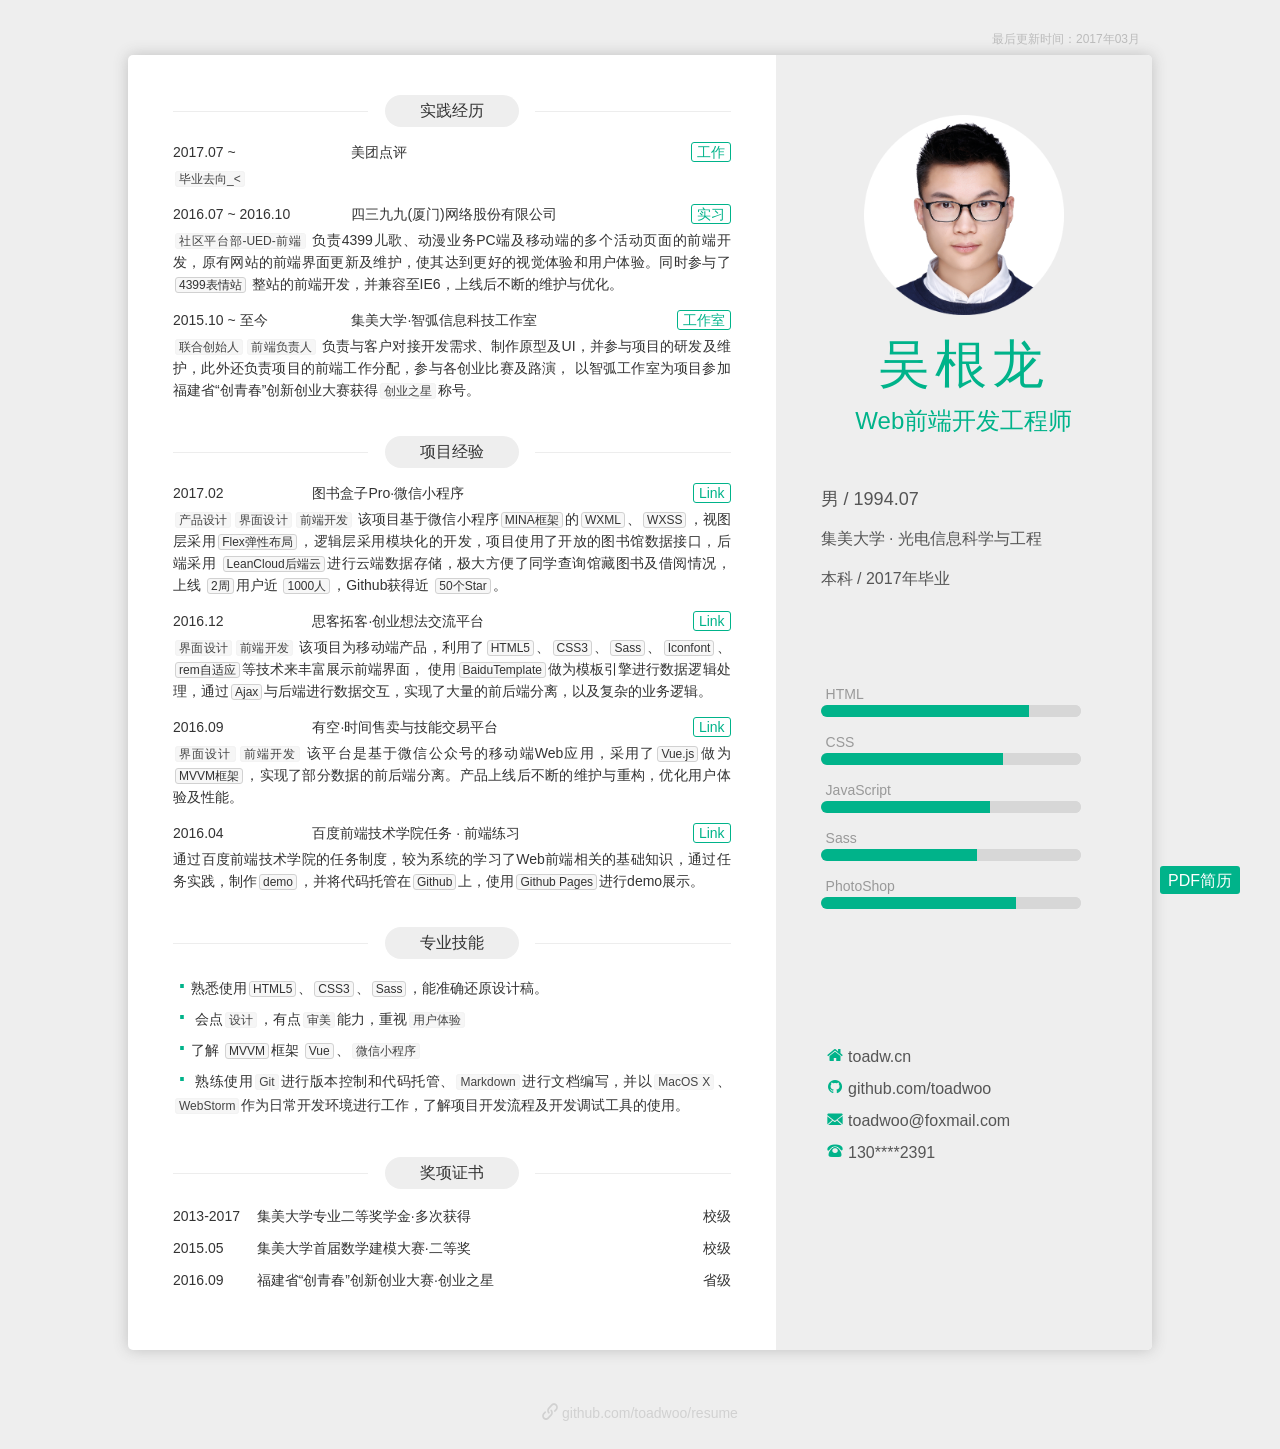
<file: ife/resume-gh-pages/resume-gh-pages/index.html>
<!DOCTYPE html>
<html>
<head>
    <meta charset=utf-8>
    <meta http-equiv=X-UA-Compatible content="IE=edge">
    <meta name=viewport content="width=device-width,initial-scale=1">
    <link rel="shortcut icon" type="image/ico" href="favicon.ico">
    <meta name="format-detection" content="telephone=no"/>
    <meta name="format-detection" content="email=no"/>
    <title>简历 | 吴根龙 - Genlong Wu</title>
    <link href="css/style.css" rel="stylesheet">
</head>
<body>
<!--[if IE]><p class="kill-ie">微软都放弃了IE，为啥你却还不放弃？</p><![endif]-->
<a class=pdf href=resume.pdf><i class="iconfont icon-pdf"></i> PDF简历</a>
<p class=last-modified>最后更新时间：2017年03月</p>
<div class=content>
    <div class=content-bd>
        <div class=content-left>

            <section class=practice>
                <header class=section-hd>
                    <span class=section-title-l></span>
                    <h2 class=section-title>实践经历</h2>
                    <span class=section-title-r></span></header>
                <div class=section-bd>
                    <div class=item>
                        <header class=item-hd>
                            <span class=item-time>2017.07 ~</span>
                            <a class="btn item-more" href=http://www.meituan.com target=_blank>工作</a>
                            <h3 class=item-name>美团点评</h3>
                        </header>
                        <div class=item-bd>
                            <p class=section-content>

                                <strong>毕业去向_<</strong>
                            </p>
                        </div>
                    </div>

                    <div class=item>
                        <header class=item-hd>
                            <span class=item-time>2016.07 ~ 2016.10</span>
                            <a class="btn item-more" href=http://www.4399.com target=_blank>实习</a>
                            <h3 class=item-name>四三九九(厦门)网络股份有限公司</h3>
                        </header>
                        <div class=item-bd>
                            <p class=section-content>
                                <strong>社区平台部-UED-前端</strong>
                                负责4399儿歌、动漫业务PC端及移动端的多个活动页面的前端开发，原有网站的前端界面更新及维护，使其达到更好的视觉体验和用户体验。同时参与了
                                <a style="color: #333;" target=_blank
                                   href="http://biaoqing.4399biule.com"><em>4399表情站</em></a>
                                整站的前端开发，并兼容至IE6，上线后不断的维护与优化。
                            </p>
                        </div>
                    </div>

                    <div class=item>
                        <header class=item-hd>
                            <span class=item-time>2015.10 ~ 至今</span>
                            <a class="btn item-more" href=http://zhihukeji.cn target=_blank>工作室</a>
                            <h3 class=item-name>集美大学·智弧信息科技工作室</h3>
                        </header>
                        <div class=item-bd>
                            <p class=section-content><strong>联合创始人</strong><strong>前端负责人</strong>
                                负责与客户对接开发需求、制作原型及UI，并参与项目的研发及维护，此外还负责项目的前端工作分配，参与各创业比赛及路演，
                                以智弧工作室为项目参加福建省“创青春”创新创业大赛获得<strong>创业之星</strong>称号。
                            </p>
                        </div>
                    </div>
                </div>
            </section>

            <section class=project>
                <header class=section-hd>
                    <span class=section-title-l></span>
                    <h2 class=section-title>项目经验</h2>
                    <span class=section-title-r></span>
                </header>
                <div class=section-bd>
                    <div class=item>
                        <header class=item-hd>
                            <span class=item-time>2017.02</span>
                            <a class="btn item-more" href=http://bookbox.toadw.cn target=_blank>Link</a>
                            <h3 class=item-name>图书盒子Pro·微信小程序
                            </h3>
                        </header>
                        <div class=item-bd>
                            <p class=section-content><strong>产品设计</strong><strong>界面设计</strong><strong>前端开发</strong>
                                该项目基于微信小程序<em>MINA框架</em>的<em>WXML</em>、<em>WXSS</em>，视图层采用<em>Flex弹性布局</em>，逻辑层采用模块化的开发，项目使用了开放的图书馆数据接口，后端采用
                                <em>LeanCloud后端云</em>进行云端数据存储，极大方便了同学查询馆藏图书及借阅情况，上线 <em>2周</em>用户近 <em>1000人</em>，Github获得近
                                <em>50个Star</em>。
                            </p>
                        </div>
                    </div>
                    <div class=item>
                        <header class=item-hd>
                            <span class=item-time>2016.12</span>
                            <a class="btn item-more" href=http://think.ucoon.cn target=_blank>Link</a>
                            <h3 class=item-name>思客拓客·创业想法交流平台</h3>
                        </header>
                        <div class=item-bd>
                            <p class=section-content>
                                <strong>界面设计</strong><strong>前端开发</strong>
                                该项目为移动端产品，利用了<em>HTML5</em>、<em>CSS3</em>、<em>Sass</em>、<em>Iconfont</em>、<em>rem自适应</em>等技术来丰富展示前端界面，
                                使用<em>BaiduTemplate</em>做为模板引擎进行数据逻辑处理，通过<em>Ajax</em>与后端进行数据交互，实现了大量的前后端分离，以及复杂的业务逻辑。
                            </p>
                        </div>
                    </div>
                    <div class=item>
                        <header class=item-hd>
                            <span class=item-time>2016.09</span>
                            <a class="btn item-more" href=http://www.ucoon.cn target=_blank>Link</a>
                            <h3 class=item-name>有空·时间售卖与技能交易平台</h3>
                        </header>
                        <div class=item-bd>
                            <p class=section-content><strong>界面设计</strong><strong>前端开发</strong>
                                该平台是基于微信公众号的移动端Web应用，采用了<em>Vue.js</em>做为<em>MVVM框架</em>，实现了部分数据的前后端分离。产品上线后不断的维护与重构，优化用户体验及性能。
                            </p>
                        </div>
                    </div>
                    <div class=item>
                        <header class=item-hd>
                            <span class=item-time>2016.04</span>
                            <a class="btn item-more" href=http://toadw.cn/baiduIFE-task/ target=_blank>Link</a>
                            <h3 class=item-name>百度前端技术学院任务 · 前端练习</h3>
                        </header>
                        <div class=item-bd>
                            <p class=section-content>
                            通过百度前端技术学院的任务制度，较为系统的学习了Web前端相关的基础知识，通过任务实践，制作<em>demo</em>，并将代码托管在<em>Github</em>上，使用<em>Github
                            Pages</em>进行demo展示。
                            </p>
                        </div>
                    </div>
                </div>
            </section>

            <section class=skill>
                <header class=section-hd>
                    <span class=section-title-l></span>
                    <h2 class=section-title>专业技能</h2>
                    <span class=section-title-r></span>
                </header>
                <div class=section-bd>
                    <ul class=section-list>
                        <li><p class=section-content><i class="iconfont icon-dot"></i>熟悉使用<em>HTML5</em>、<em>CSS3</em>、<em>Sass</em>，能准确还原设计稿。</p></li>
                        <li><p class=section-content><i class="iconfont icon-dot"></i> 会点<strong>设计</strong>，有点<strong>审美</strong>能力，重视<strong>用户体验</strong></p></li>
                        <li><p class=section-content><i class="iconfont icon-dot"></i>了解 <em>MVVM</em>框架 <em>Vue</em>、<strong>微信小程序</strong></p></li>
                        <li><p class=section-content><i class="iconfont icon-dot"></i> 熟练使用<strong>Git</strong>进行版本控制和代码托管、<strong>Markdown</strong>进行文档编写，并以<strong>MacOS X</strong>、<strong>WebStorm</strong>作为日常开发环境进行工作，了解项目开发流程及开发调试工具的使用。</p></li>
                    </ul>
                </div>
            </section>

            <section class=prize>
                <header class=section-hd>
                    <span class=section-title-l></span>
                    <h2 class=section-title>奖项证书</h2>
                    <span class=section-title-r></span>
                </header>
                <div class=section-bd>
                    <div class=item>
                        <header class=item-hd>
                            <span class=item-time>2013-2017</span>
                            <span class=item-more>校级</span>
                            <h3 class=item-name>集美大学专业二等奖学金·多次获得</h3>
                        </header>
                    </div>
                    <div class=item>
                        <header class=item-hd>
                            <span class=item-time>2015.05</span>
                            <span class=item-more>校级</span>
                            <h3 class=item-name>集美大学首届数学建模大赛·二等奖</h3>
                        </header>
                    </div>
                    <div class=item>
                        <header class=item-hd>
                            <span class=item-time>2016.09</span>
                            <span class=item-more>省级</span>
                            <h3 class=item-name>福建省“创青春”创新创业大赛·创业之星</h3>
                        </header>
                    </div>
                </div>
            </section>
        </div>
        <header class="content-right content-hd">

            <section class=title>
                <img class=avator src="src/avator.png">
                <div class=name>
                    <h1>吴根龙</h1>
                </div>
               <h2 class="job">Web前端开发工程师</h2>
            </section>

            <section class=info>
                <h2>男 / 1994.07</h2>
                <h3>集美大学 · 光电信息科学与工程</h3>
                <h3>本科 / 2017年毕业</h3>
            </section>

            <section class="skill-level">
                <h3>HTML</h3>
                <div class="item i-html">
                    <i class="in"></i><i class="out"></i>
                </div>
                <h3>CSS</h3>
                <div class="item i-css">
                    <i class="in"></i><i class="out"></i>
                </div>
                <h3>JavaScript</h3>
                <div class="item i-js">
                    <i class="in"></i><i class="out"></i>
                </div>
                <h3>Sass</h3>
                <div class="item i-sass">
                    <i class="in"></i><i class="out"></i>
                </div>
                <h3>PhotoShop</h3>
                <div class="item i-ps">
                    <i class="in"></i><i class="out"></i>
                </div>
            </section>

            <section class=contact>
                <ul>
                    <li>
                        <a href=http://toadw.cn target=_blank>
                            <i class="iconfont icon-homepage"></i>
                            <span class=contact-link>toadw.cn</span>
                        </a>
                    </li>
                    <li>
                        <a href=https://github.com/toadwoo target=_blank>
                            <i class="iconfont icon-github"></i>
                            <span class=contact-link>github.com/toadwoo</span>

                        </a>
                    </li>
                    <li>
                        <a href=mailto:toadwoo@foxmail.com target=_blank>
                            <i class="iconfont icon-email"></i>
                            <span class=contact-link>toadwoo@foxmail.com</span>

                        </a>
                    </li>
                    <li>
                        <a href=tel:13074852391 target=_blank>
                            <i class="iconfont icon-phone"></i>
                            <span class=contact-link>130****2391</span>
                        </a>
                    </li>
                </ul>
            </section>
        </header>

    </div>
    <footer class=print-footer>
        <a class=footer-link href=http://resume.toadw.cn target=_blank><i class="iconfont icon-link"></i> 网页版简历：resume.toadw.cn</a>
    </footer>
</div>
<footer class=github-footer><a class=footer-link href=https://github.com/toadwoo/resume target=_blank><i class="iconfont icon-link"></i> github.com/toadwoo/resume</a>
</footer>

</body>

<script>
    /* CNZZ统计 */
    (function() {
        var box = document.createElement("div"),
            cnzz = document.createElement("script");
        box.style.display = "none";
        cnzz.src = "//s1.cnzz.com/z_stat.php?id=1261540579";
        box.appendChild(cnzz);
        document.body.appendChild(box);
    })();

</script>
</html>
</file>
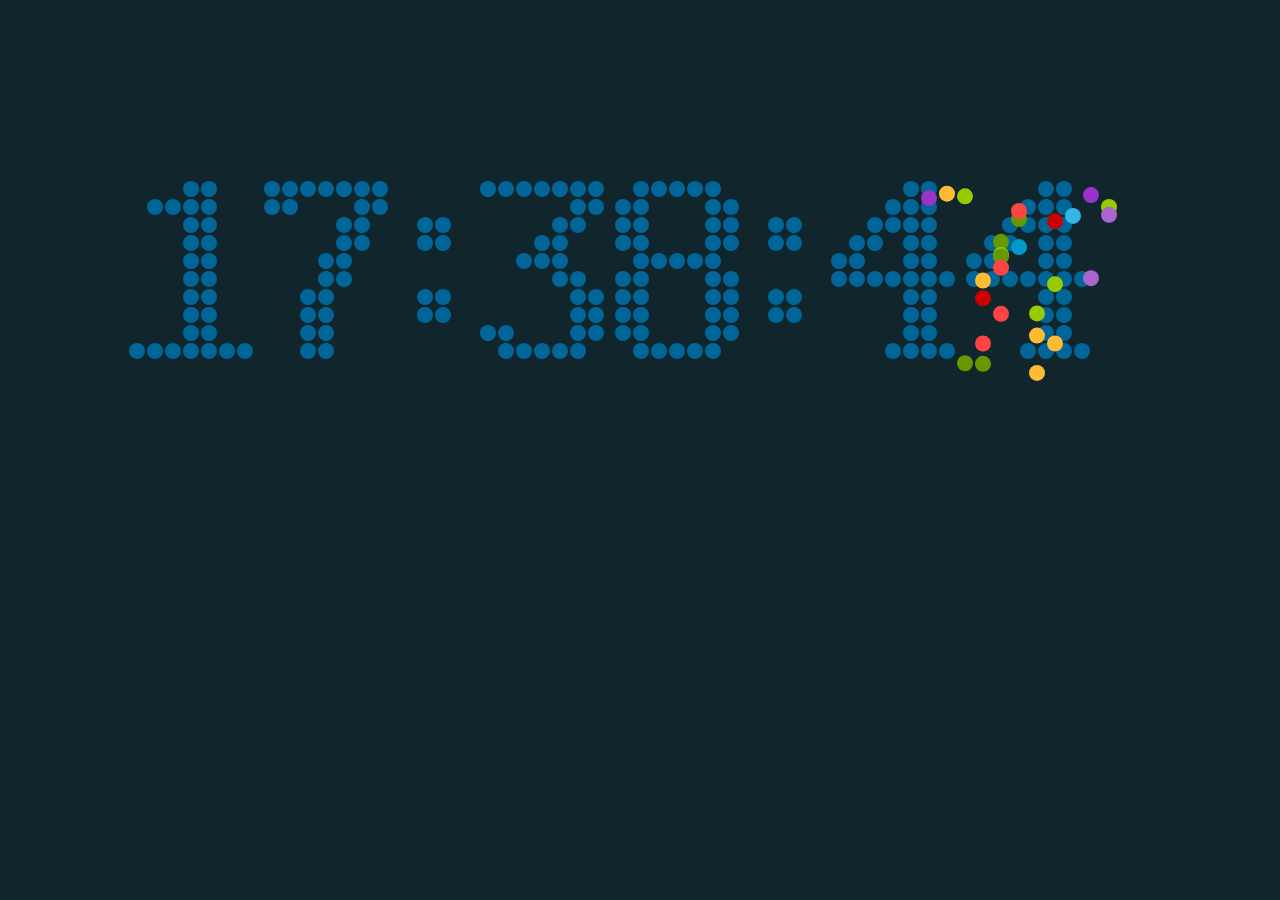
<file: JavaScrtptDemo/HTML5clock/HTML5clock.html>
<!DOCTYPE HTML>
<html>
<head lang="en">
	<meta charset="utf-8">
	<title>Html5Clock</title>
	<style> 
		html,body,canvas {
            margin: 0;
            padding: 0;
        }
        canvas {
            display: block;
        }
        html,body{
            height: 100%;
        }
	</style>
</head>
<body id="body">
	<canvas id="canvas">
		当前浏览器不支持Canvas，请更换浏览器后再试
	</canvas>

	<script src="js/digit.js"></script>
	<script src="js/countdown.js"></script>
</body>
</html>
</file>
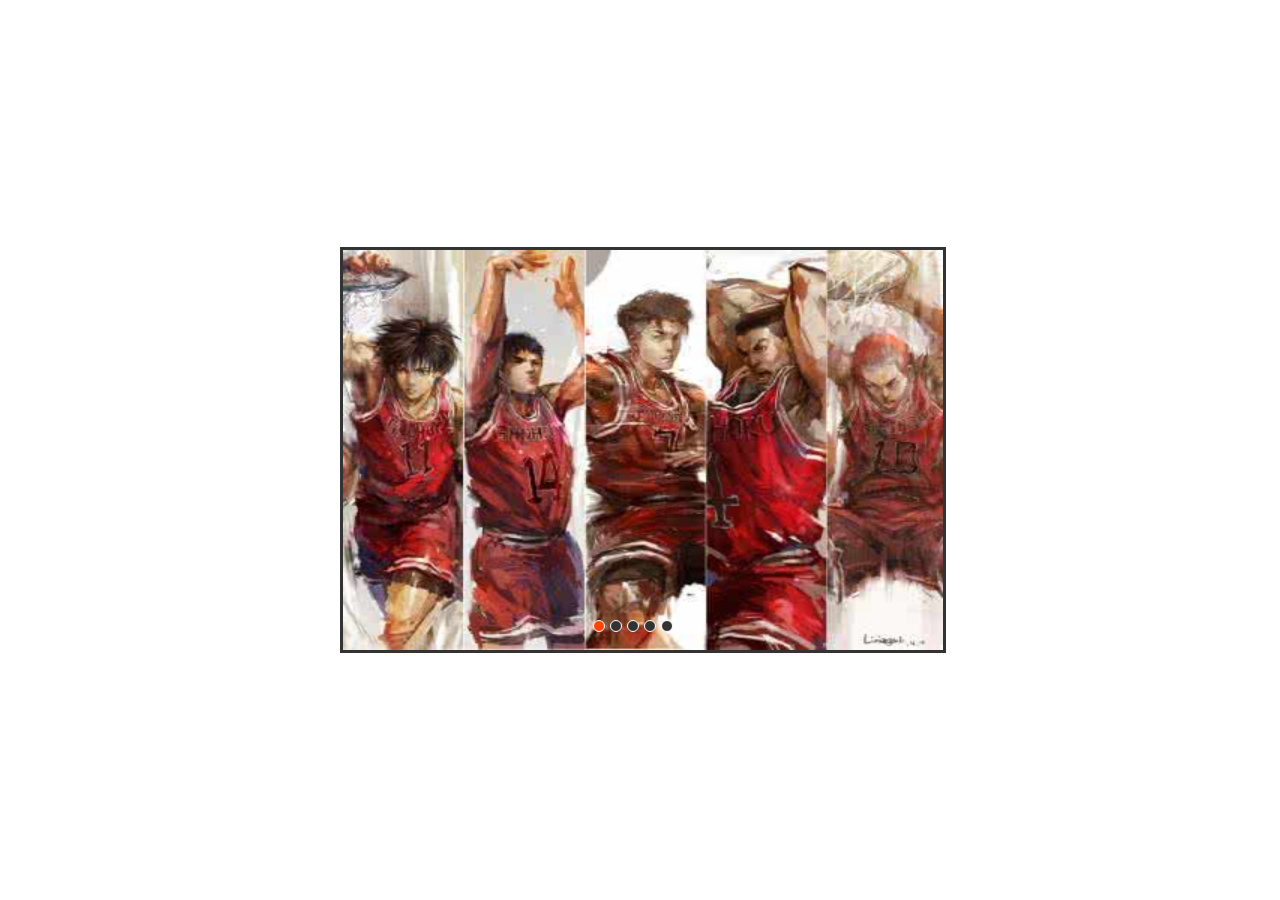
<file: JavaScrtptDemo/slideShow/slideShow.html>
<!DOCTYPE html>
<html>
<head>
<meta charset="utf-8">
<title>SlideShow</title>
<link href="style/slideShow.css" rel="stylesheet">
</head>
<body>
    <div id="container">
          <div id="list" style="left: -600px;">
              <img src="img/5.jpg" alt="1" />
              <img src="img/1.jpg" alt="1" />
              <img src="img/2.jpg" alt="2" />
              <img src="img/3.jpg" alt="3" />
              <img src="img/4.jpg" alt="4" />
              <img src="img/5.jpg" alt="5" />
              <img src="img/1.jpg" alt="5" />
         </div>
         <div id="buttons">
             <span index="1" class="on"></span>
             <span index="2"></span>
             <span index="3"></span>
             <span index="4"></span>
             <span index="5"></span>
         </div>
         <a href="javascript:;" id="prev" class="arrow">&lt;</a>
         <a href="javascript:;" id="next" class="arrow">&gt;</a>
     </div>
     <script type='text/javascript' src='js/slideShow.js'></script>
</body>
</html>
</file>
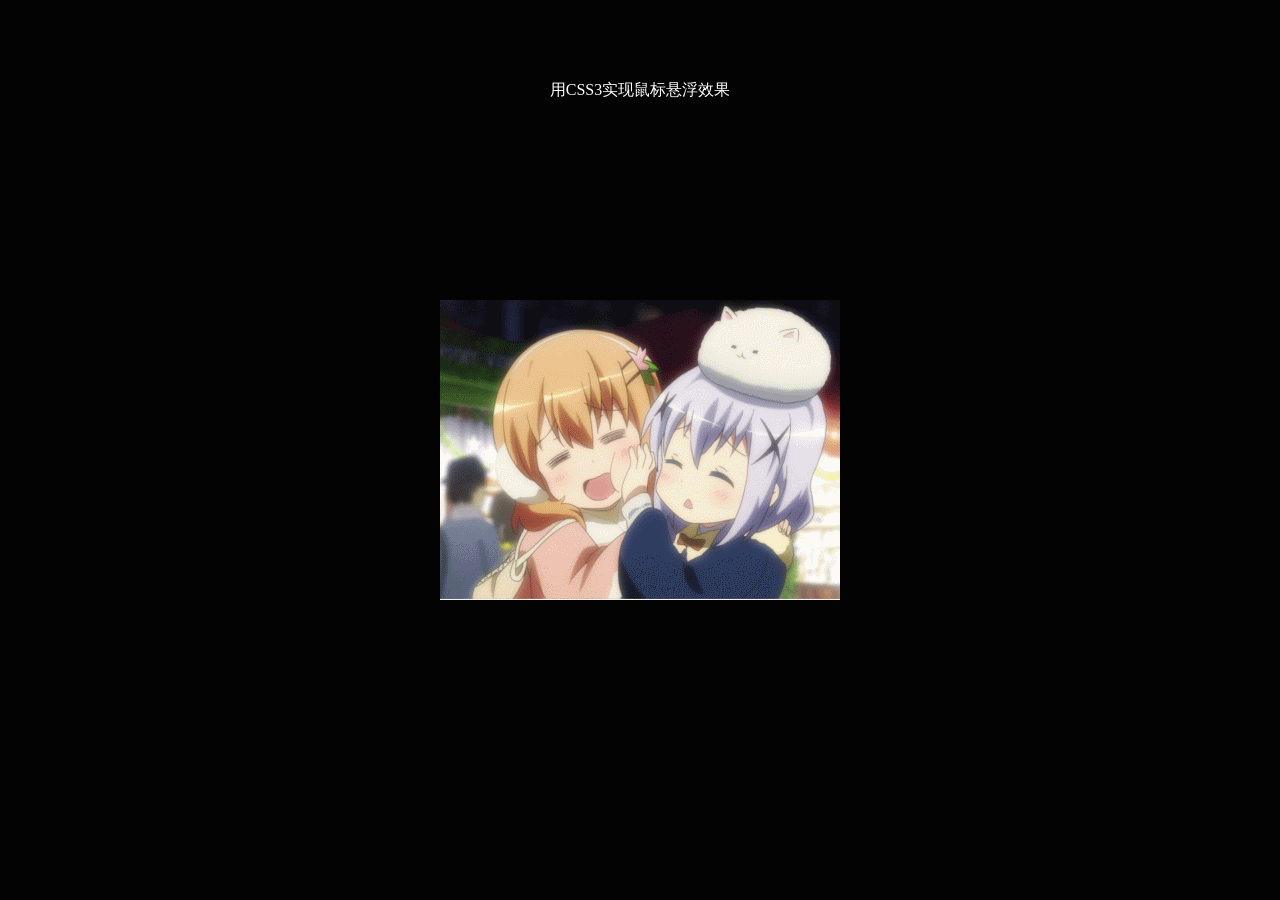
<file: ife/task2017/task001/xzh001.html>
<!doctype html>
<html>
<head>
<meta charset="utf-8">
<title>有趣的鼠标悬浮模糊效果</title>
</head>
<style>
	body{background: #030303}
	h1{margin:0;}
	.wrap{
	  //padding:0px;
	  width:400px;
	  height:300px;
	  position:absolute;	/*让wrap居中*/
	  top:50%;
	  left:50%;
	  margin:-150px 0 0 -200px;
	}
	.border{
		//margin-top:100px;
		//text-align:center;
		width:400px;			/*这里的宽高关系到后面伪元素设置宽高百分比(border的伪元素跟随border的宽高)*/
		height:300px;		/*发现不写.border样式也行，只是没高度。宽度已经继承了.warp*/
	    //position:relative;
	}
	/****图片模糊****/
	.blur{
		//margin-top:-70px;
		position:absolute;			/*复习：父元素相对，子元素绝对脱离标准文档流，不会把其他块级元素顶开*/
		transition:all .5s ease;    
	}
	.wrap:hover .blur{
		transition:all .5s ease;		/*用来描述元素之间的过渡，语法：transition：property name | duration | timing function | delay */
		
		-webkit-filter:blur(3.5px);
		filter:blur(3.5px);
	}
	
	/****形状扩展****/
	.border::before,.border::after{
		content:"";
		display:block;
		position:absolute;	/*border is relative,set “::before” absolute能让伪元素相对他的父元素border来进行变换*/
		width:0; 			/*宽高指这个box(正方形)的宽高，都设为0那么这个box就是从0开始变换*/  /*width为0是给:before用的,高度已经设为父元素100%(300px)，负责向左右两边展开*/
		height:0;			/*同上，height=0是给:after用的，负责向上下展开*/
		opacity:.5;			/*不透明度*/
		box-sizing:border-box;							/*用来改变盒模型对元素宽高的计算方式*/
		transition-property:height,width,left,top;		/*transition-property指定应用过渡属性的名称*/
		transition-delay:0.2s;							/*transition-delay属性规定了在过渡效果开始作用之前需要等待的时间。*/
		transition-duration:0.8s;						/*transition-duration属性以秒或毫秒为单位指定过渡动画所需的时间。默认值为 0s ，表示不出现过渡动画。*/
		transition-timing-function:ease-out;			/*transition-timing-function来指定过渡的方式（渐快/慢等），还有cubic-bezier贝塞尔曲线能让元素的移动轨迹有多重变化（MDN上有很详细的介绍）*/

	}
	/*::before作为上下两条边*/
	.border::before{		
		height:100%;			/*设置box的高度(::berfore将用作box的长,即上下两条边)*/
		left:50%;				/*这里
		设置::before在页面中的位置,既上下的中间的两个点,从离父元素左边多远开始扩展*/
	}	
	.wrap:hover > .border::before{
		left:0px;						/*向左延展*/
		width:100%;						/*width的%值是相对于其父元素大小来说的*/	
		border:6px solid #FFF;			/*设置box样式*/
		/*这里把::before这个box的宽去掉了（设置为透明），只剩下长*/
		border-left-color:transparent;	
		border-right-color:transparent;
	}
	/*::after作为左右两条边*/
	.border::after{
		width:100%;
		top:50%;
	}
	.wrap:hover > .border::after{
		/*必须注意的是，这里的设置的属性指的是hover之后才发生的变化...*/
		top:0;
		height:100%;
		border:6px solid #FFF;			
		border-top-color:transparent;	
		border-bottom-color:transparent;
	}
	
	/****文字流光****/
	.border h1, .border a{
		z-index:10;
		transition:all .8s ease-out;
	}
	.border h1{
		padding-top:110px;
		font-size:28px;
		position:absolute;
		width:100%;
		text-align:center;
		z-index:-1;
	}
	.border a{
		text-decoration:none; 		/*消除<a>自带的下划线*/
		padding-top:60px;
		color:black;
		font-size:25px;
		display:block;				/*??*/
		position:absolute;			/*其父级<h1>设置了absolute,<a>也如此设置来脱离父级*/
		/*宽度100%加上水平居中，让<a>里面的下一级，即是里面的文字居中*/
		width:100%;
		text-align:center;
		z-index:-1;   /*继承了<h1>,可省略*/
	}
	.wrap:hover > .border h1, .wrap:hover > .border a{
		z-index:3;
		transition:all .5s ease-out;
	}
	/*实现文字流光*/
	.text-gradient{
		display:inline-block;
		color:black;
		font-size:10em;
		background-image: -webkit-linear-gradient(left, #FA24FA, #2BC8C8 25%, #FCAA07 50%, #2BC8C8 75%, #FA24FA);	/*设置背景图片的流光效果,颜色*/
        -webkit-text-fill-color: transparent;						/*text-fill-color会覆盖color所定义的字体颜色（transparent意透明）*/
        -webkit-background-clip:text;								/*background-clip:背景裁剪（详见http://demo.doyoe.com/css3/background-clip/）*/
        -webkit-background-size: 200% 100%;							/*background-size: 200% 100%;让背景图片大小水平方向扩大一倍，这样background-position才有移动与变化的空间。*/
        -webkit-animation: masked-animation 4s infinite linear;
	}
	@-webkit-keyframes masked-animation {
    0%  { background-position: 0 0;}
    100% { background-position: -100% 0;}
}
</style>

<body>
	<div style="text-align: center;color: #fff;margin-top: 80px">
		<p>用CSS3实现鼠标悬浮效果</p>
	</div>
	<div class="wrap">
    	<img class="blur" src="zhinaijiang.gif"/>
        <div class="border">
        	<h1 class="text-gradient">我去前面探探路<h1>
            <a class="text-gradient" href="http://monkeyxie.github.io">welcome~!</a>
        </div>
    </div>
</body>
</html>
</file>
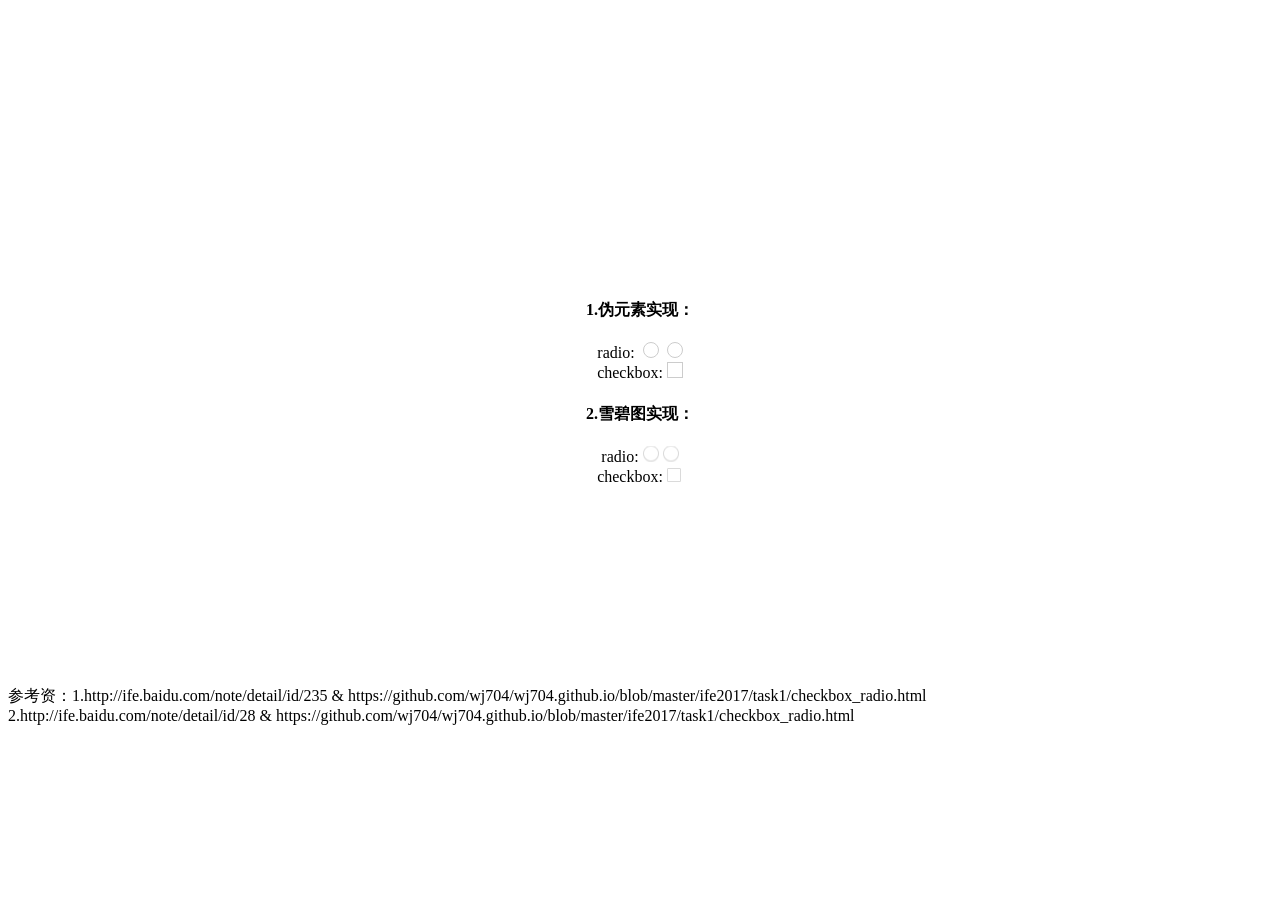
<file: ife/task2017/task002/xzh002.html>
<!doctype html>
<html lang="en">
<head>
<meta charset="utf-8">
<title>自定义checkedbox,radio样式</title>
</head>
<style>
	input{
		display:none
	}
	body{
		
	}
	.Wrap{
		margin-top:300px;
		text-align:center;
	}
	/*伪元素实现*/
	.radioWrap1 label{
		margin-left:4px;
		display:inline-block;
		width:14px;
		height:14px;
		border:1px solid #CCC;
		border-radius:50%;
		cursor:pointer;
		position:relative;
	}
	.radioWrap1 label::after{				/*::after{}里面可以，必须包含哪些元素呢*/
		content:'';
		width:6px;
		height:6px;
		position:absolute;
		top:3px;
		left:3px;
		border-radius:50%;
		transition:all .5s ease;			/*这里用transition的方式是为了让按钮过渡更平滑*/
		-webkit-transition: all .5s ease;
    	-moz-transition: all .5s ease;
    	-o-transition: all .5s ease;
    	-ms-transition: all .5s ease;
		
	}
	.checkboxWrap1 label{
		//margin-left:4px;
		display:inline-block;
		border:1px solid #CCC;
		width:14px;
		height:14px;
		position:relative;
	}
	.checkboxWrap1 label::after{
		content:'\2714';
		width:11px;
		height:11px;
		position:absolute;
		top:-4px;
		left:2px;
		visibility:hidden;
		color:red;
	}
	.radioWrap1 input[type=radio]:checked + label{	
		border-color:#f03;
	}
	.radioWrap1 input[type=radio]:checked + label::after{	
		border:1px solid #f03;
		background:#F03;
	}
	.checkboxWrap1 input[type=checkbox]:checked + label{	
		border-color:#f03;
	}
	.checkboxWrap1 input[type=checkbox]:checked + label::after{	
		visibility:visible;
	}
	/*雪碧图实现*/
	.radioWrap2 label, .checkboxWrap2 label{
		width:16px;
		height:16px;
		border:none;
		display:inline-block;
		background:url('bg.png') no-repeat;
	}
	/*初始状态（调整图片的位置）*/
	.radioWrap2  label{
		background-position:-24px -10.5px;
	}
	.checkboxWrap2  label{
		background-position:-25px -31px;
	}
	/*选中时状态改变*/
	.radioWrap2 input[type=radio]:checked + label {
    	background-position: -59px -10px;
	}
	.checkboxWrap2 input[type=checkbox]:checked + label {
    	background-position: -60px -32px;
  	}
</style>

<body>
    <div class="Wrap">
    <h4>1.伪元素实现：</h4>
    <div class="radioWrap1">radio:
    	<input type="radio" name="only" id="radio1"/>
    	<label for="radio1"></label>
    	<input type="radio" name="only" id="radio2"/>
    	<label for="radio2"></label>
    </div>
    <div class="checkboxWrap1">checkbox:
    	<input type="checkbox" id="checkbox">
        <label for="checkbox"></label>
    </div>
    <h4>2.雪碧图实现：</h4>
    <div class="radioWrap2">radio:
    	<input type="radio" name="only1" id="radio3"/>
    	<label for="radio3"></label>
    	<input type="radio" name="only1" id="radio4"/>
    	<label for="radio4"></label>
    </div>
    <div class="checkboxWrap2">checkbox:
    	<input type="checkbox" id="checkbox2"/>
        <label for="checkbox2"></label>
    </div>
    </div>
    <p style="margin-top:200px">参考资：1.http://ife.baidu.com/note/detail/id/235    &    https://github.com/wj704/wj704.github.io/blob/master/ife2017/task1/checkbox_radio.html</br>2.http://ife.baidu.com/note/detail/id/28    &    https://github.com/wj704/wj704.github.io/blob/master/ife2017/task1/checkbox_radio.html
  </p>
    
</body>
</html>
</file>
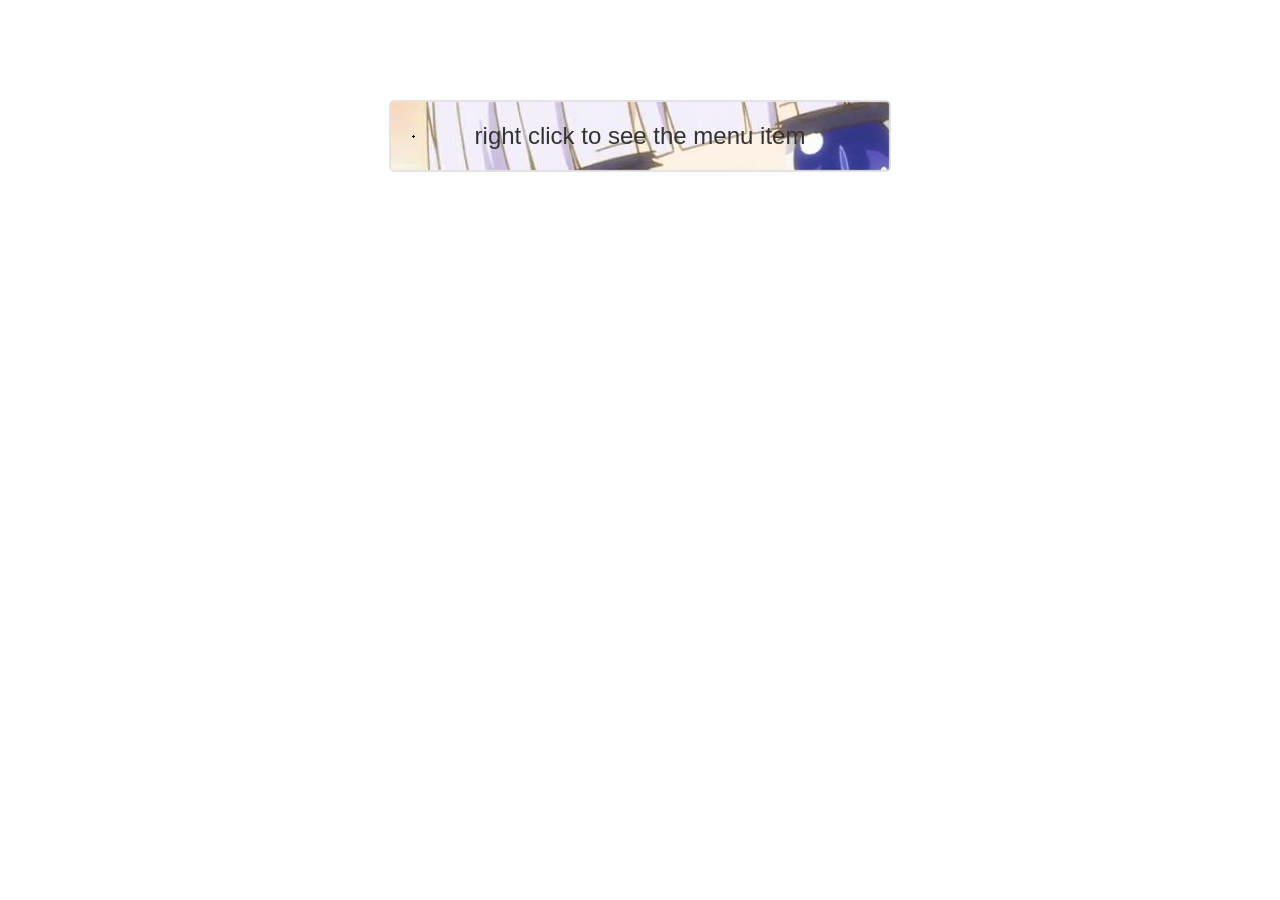
<file: ife/task2017/task003/xzh003.html>
<!doctype html>
<html>
<head>
<meta charset="utf-8">
<meta http-equiv="description" content="">
<script type="text/javascript" src="xzh003.js"></script>
<title>无标题文档</title>
</head>
<style>
	*{
		margin:0;
		padding:0;
		font-family:Verdana, Geneva, sans-serif;
		color:#333;
	}
	.menu-container{
		margin:100px auto;
		border:1px solid #e3e3e3;
		text-align:center;
		width:500px;
		height:70px;
		line-height:70px;
		border-radius:5px;
		font-size:24px;
		box-shadow:0 0 1px 1px #e3e3e3 inset;
		//background:#f5f5f5;
		background-image:url(eye.png);
		position:relative;
	}
	.menu-items{
		list-style:none;
		width:170px;
		border:1px solid #e3e3e3;
		border-radius:5px;
		//background-color:#FFF;
		background-image:url(xiu2.jpg);
		position:absolute;
		display:none;
	}
	.menu-items li{
		cursor:pointer;
    	line-height:38px;
		font-size:22px;
	}
	.menu-items li:hover{
		background:#fff;
		opacity:.5;
	}
</style>

<body>
	<div class="menu-container">
    right click to see the menu item
    	<ul class="menu-items">
        	<li>Menu Item1</li>
            <li>Menu Item2</li>
            <li>Menu Item3</li>
            <li>Menu Item4</li>
        </ul>
    </div>
</body>
</html>
</file>
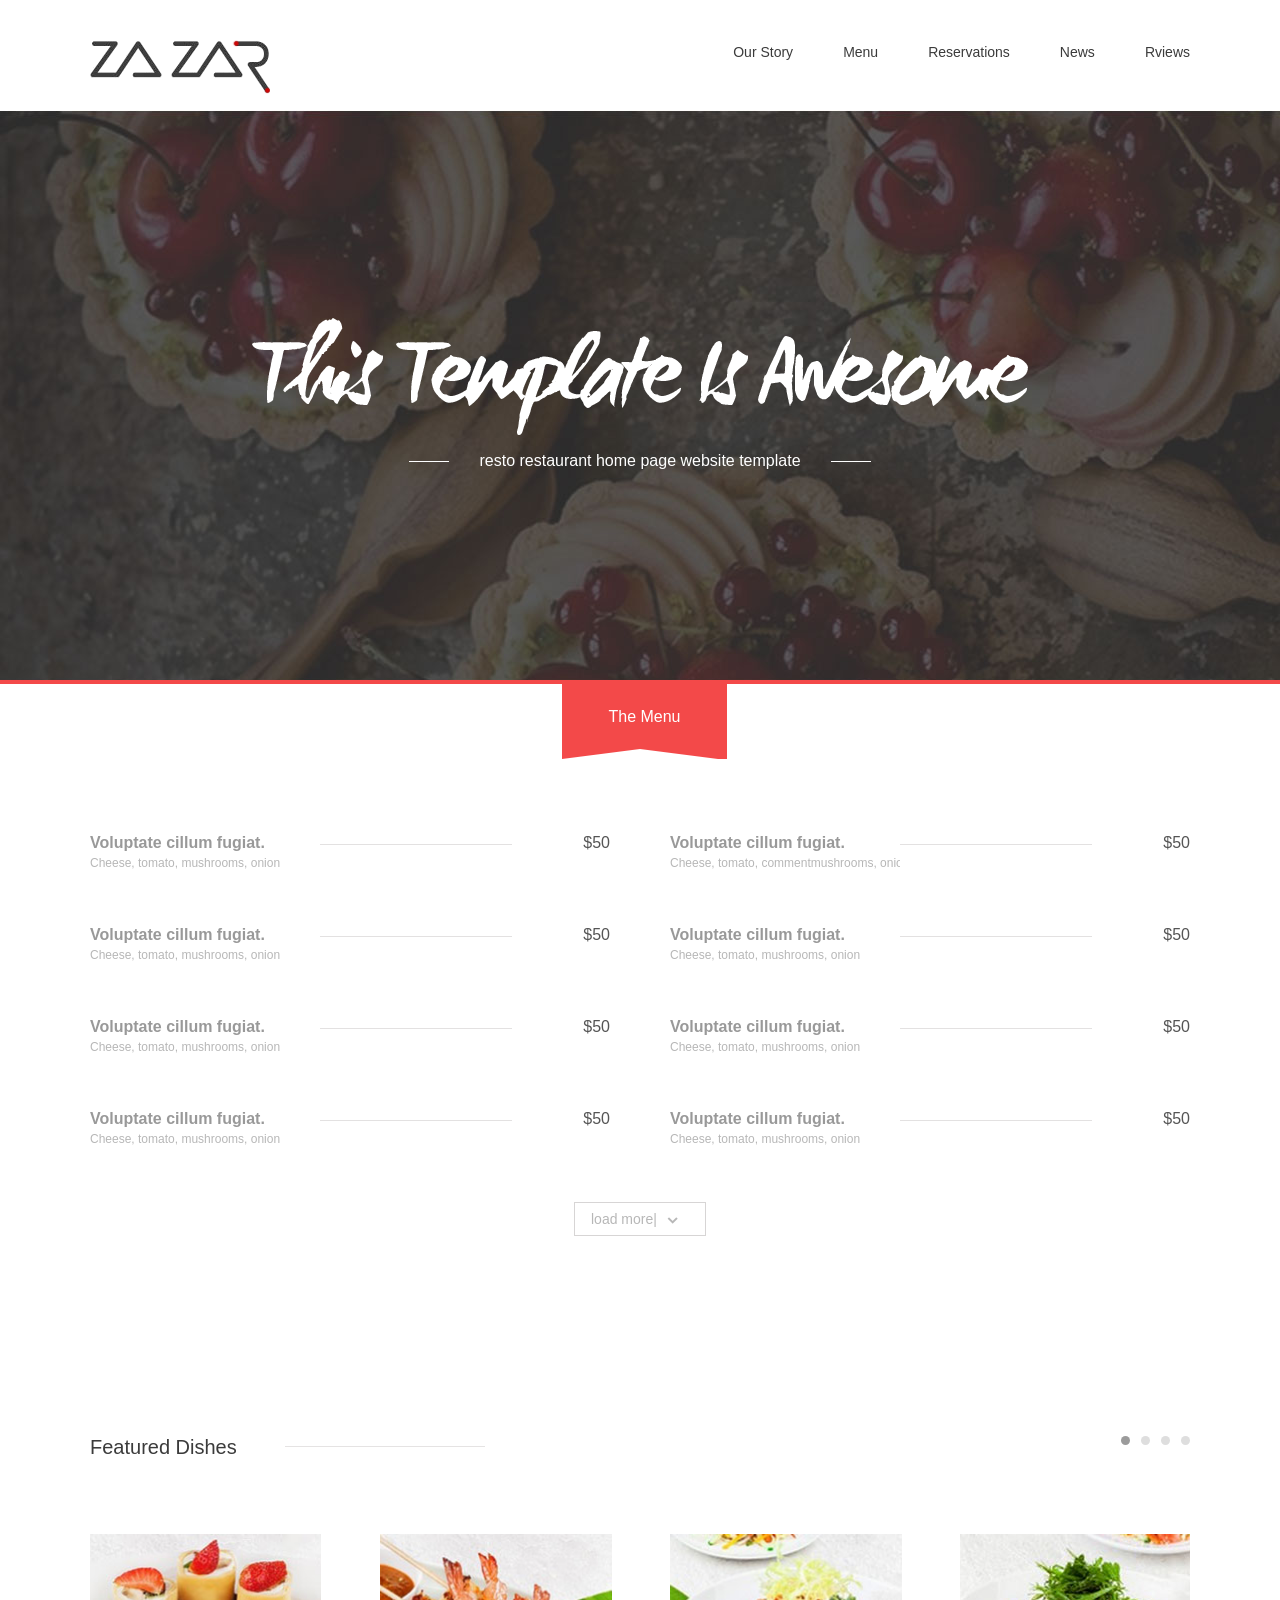
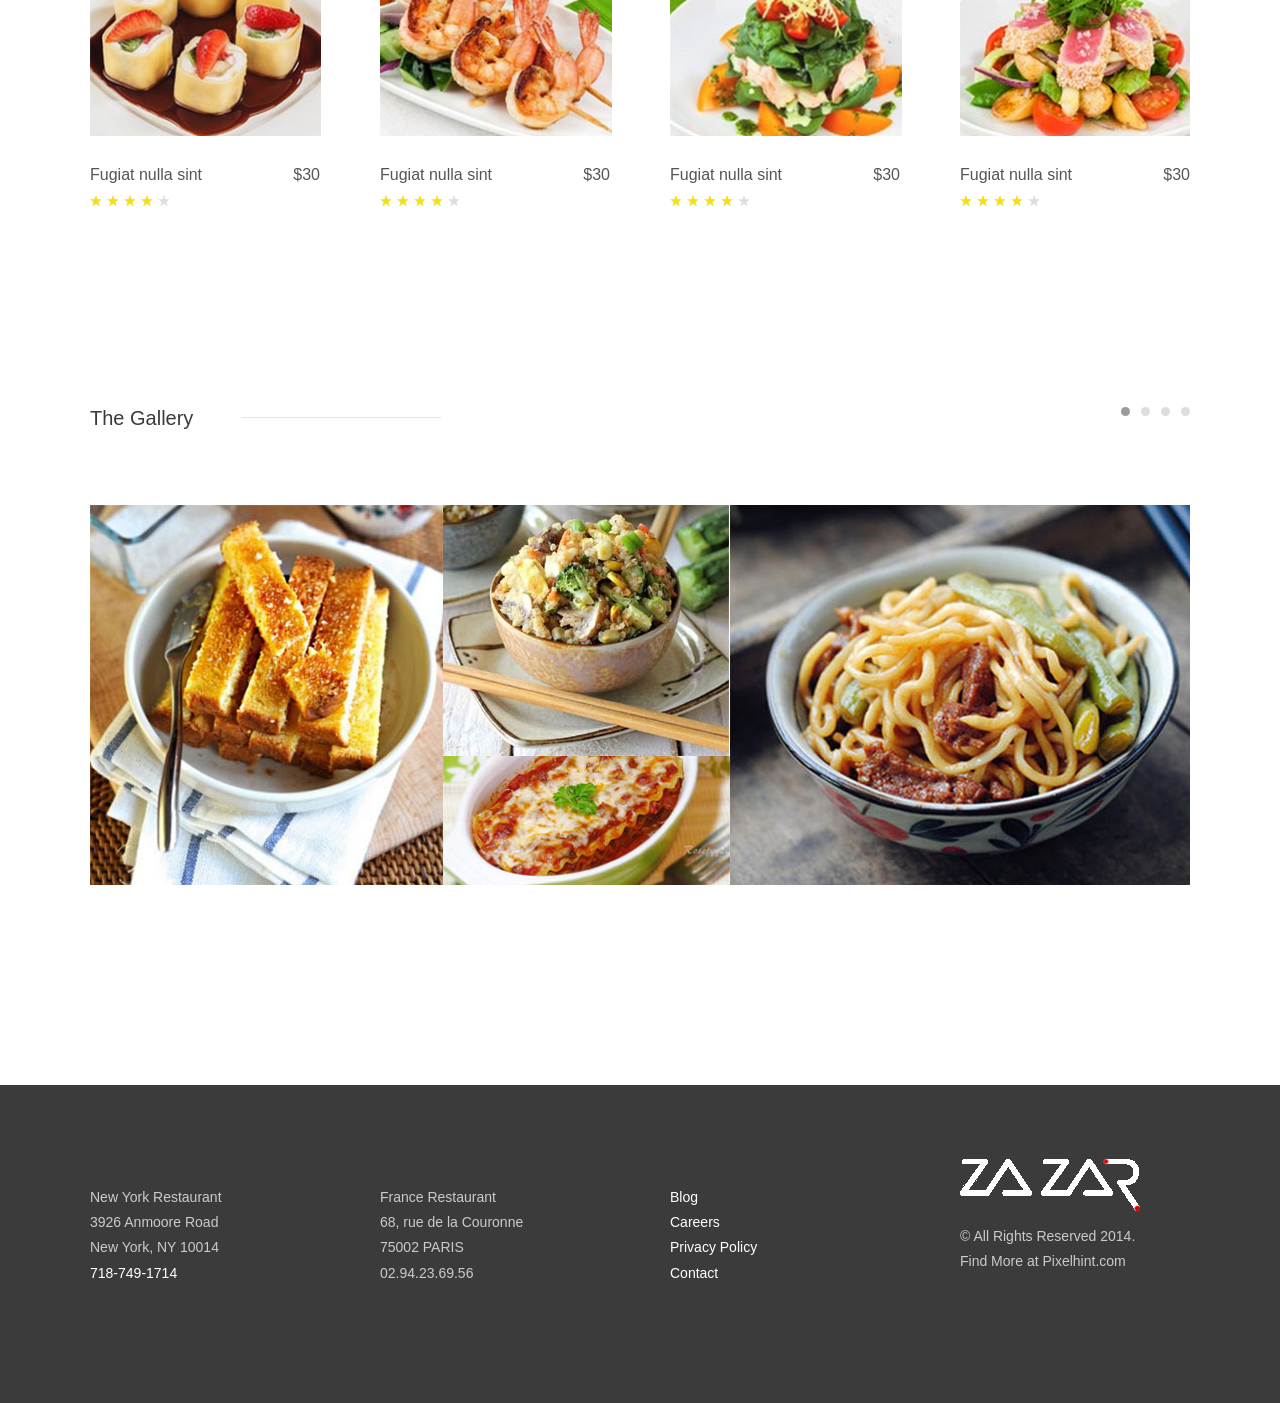
<file: ife/taskCSS/task0/psdTest1.html>
<!DOCTYPE html>
<html>
<head>
<meta charset="utf-8">
<title>psdTest1</title>
<link href="psdTest.css" rel="stylesheet">
</head>
<body>
    <header>
    	<div class="container clearfloat">
			<div class="header-logo"><a href=""></a></div>
			<ul class="header-nav clearfloat">
				<li class="item"><a href="">Our Story</a></li>
				<li class="item"><a href="">Menu</a></li>
				<li class="item"><a href="">Reservations</a></l>
				<li class="item"><a href="">News</a></li>
				<li class="item"><a href="">Rviews</a></li>
			</ul>
    	</div>
    </header>
    <div class="banner">
		<div class="banner-bg"><img src="img/demo1.jpg" alt=""></div>
		<div class="banner-text">
			<div class="text-logo"></div>
			<p class="text-info">
			<i class="line line-l"></i>
			resto restaurant home page website template
			<i class="line line-r"></i>
			</p>
		</div>
    </div>
    <div class="menu">
		<div class="menu-tips">The Menu</div>
		<div class="container menu-list">
			<ul class="clearfloat">
				<li class="menu-item clearfloat">
					<a class="title">
						<h4>Voluptate cillum fugiat.</h4>
						<p class="comment">Cheese, tomato, mushrooms, onion</p>
					</a>
					<div class="line"></div>
					<div class="price">$50</div>
				</li>
				<li class="menu-item clearfloat">
					<a class="title">
						<h4>Voluptate cillum fugiat.</h4>
						<p class="comment">Cheese, tomato, commentmushrooms, onion</p>
					</a>
					<div class="line"></div>
					<div class="price">$50</div>
				</li>
				<li class="menu-item clearfloat">
					<a class="title">
						<h4>Voluptate cillum fugiat.</h4>
						<p class="comment">Cheese, tomato, mushrooms, onion</p>
					</a>
					<div class="line"></div>
					<div class="price">$50</div>
				</li>
				<li class="menu-item clearfloat">
					<a class="title">
						<h4>Voluptate cillum fugiat.</h4>
						<p class="comment">Cheese, tomato, mushrooms, onion</p>
					</a>
					<div class="line"></div>
					<div class="price">$50</div>
				</li>
				<li class="menu-item clearfloat">
					<a class="title">
						<h4>Voluptate cillum fugiat.</h4>
						<p class="comment">Cheese, tomato, mushrooms, onion</p>
					</a>
					<div class="line"></div>
					<div class="price">$50</div>
				</li>
				<li class="menu-item clearfloat">
					<a class="title">
						<h4>Voluptate cillum fugiat.</h4>
						<p class="comment">Cheese, tomato, mushrooms, onion</p>
					</a>
					<div class="line"></div>
					<div class="price">$50</div>
				</li>
				<li class="menu-item clearfloat">
					<a class="title">
						<h4>Voluptate cillum fugiat.</h4>
						<p class="comment">Cheese, tomato, mushrooms, onion</p>
					</a>
					<div class="line"></div>
					<div class="price">$50</div>
				</li>
				<li class="menu-item clearfloat">
					<a class="title">
						<h4>Voluptate cillum fugiat.</h4>
						<p class="comment">Cheese, tomato, mushrooms, onion</p>
					</a>
					<div class="line"></div>
					<div class="price">$50</div>
				</li>	
			</ul>
		</div>
		<a href="" class="menu-move-btn">load more<span>|</span><span class="icon"></span></a>
    </div>

    <div class="container panel">
		<div class="panel-header clearfloat">
			<h3>Featured Dishes</h3>
			<div class="line"></div>
			<div class="btu-group">
				<a href="" class="btn active"></a>
				<a href="" class="btn"></a>
				<a href="" class="btn"></a>
				<a href="" class="btn"></a>
			</div>
		</div>
		<div class="panel-body food-list">
			<ul class="clearfloat">
				<li class="food-item"><a href="">
					<img class="banner" src="img/demo2.jpg" alt="">
					<div class="name">Fugiat nulla sint<span class="price">$30</span></div>
					<div class="star-bar">
						<span class="star"></span>
						<span class="star"></span>
						<span class="star"></span>
						<span class="star"></span>
						<span class="star nostar"></span>
					</div>
					</a>
				</li>
				<li class="food-item"><a href="">
					<img class="banner" src="img/demo3.jpg" alt="">
					<div class="name">Fugiat nulla sint<span class="price">$30</span></div>
					<div class="star-bar">
						<span class="star"></span>
						<span class="star"></span>
						<span class="star"></span>
						<span class="star"></span>
						<span class="star nostar"></span>
					</div>
					</a>
				</li>
				<li class="food-item"><a href="">
					<img class="banner" src="img/demo4.jpg" alt="">
					<div class="name">Fugiat nulla sint<span class="price">$30</span></div>
					<div class="star-bar">
						<span class="star"></span>
						<span class="star"></span>
						<span class="star"></span>
						<span class="star"></span>
						<span class="star nostar"></span>
					</div>
					</a>
				</li>
				<li class="food-item"><a href="">
					<img class="banner" src="img/demo5.jpg" alt="">
					<div class="name">Fugiat nulla sint<span class="price">$30</span></div>
					<div class="star-bar">
						<span class="star"></span>
						<span class="star"></span>
						<span class="star"></span>
						<span class="star"></span>
						<span class="star nostar"></span>
					</div>
					</a>
				</li>
			</ul>
		</div>
    </div>

    <div class="container panel">
		<div class="panel-header clearfloat">
			<h3>The Gallery</h3>
			<div class="line"></div>
			<div class="btu-group">
				<a href="" class="btn active"></a>
				<a href="" class="btn"></a>
				<a href="" class="btn"></a>
				<a href="" class="btn"></a>
			</div>
		</div>
		<div class="panel-body pics">
			<a class="pic-col pic-col-m"><img src="img/demo6.jpg" alt=""></a>
			<div class="pic-col pic-col-s">
				<a class="pic-row"><img src="img/demo7.jpg" alt=""></a>
				<a class="pic-row"><img src="img/demo8.jpg" alt=""></a>
			</div>
			<a class="pic-col pic-col-l"><img src="img/demo9.jpg" alt=""></a>
		</div>
    </div>
    <footer>
		<div class="container clearfloat">
			<div class="footer-col">
				<p>New York Restaurant <br>3926 Anmoore Road <br>New York, NY 10014 <br><a href="tel:718-749-1714">718-749-1714</a></p>
			</div>
			<div class="footer-col">
				<p>France Restaurant <br>68, rue  de la Couronne <br>75002 PARIS <br>02.94.23.69.56 <br></p>
			</div>
			<div class="footer-col">
				<a href="">Blog</a>
				<a href="">Careers</a>
				<a href="">Privacy Policy</a>
				<a href="">Contact</a>
			</div>
			<div class="footer-col">
				<div class="footer-logo"></div>
				<div class="footer-info">© All Rights Reserved 2014. <br>Find  More at Pixelhint.com
				</div>
			</div>
		</div>
    </footer>
</body>
</html>
</file>
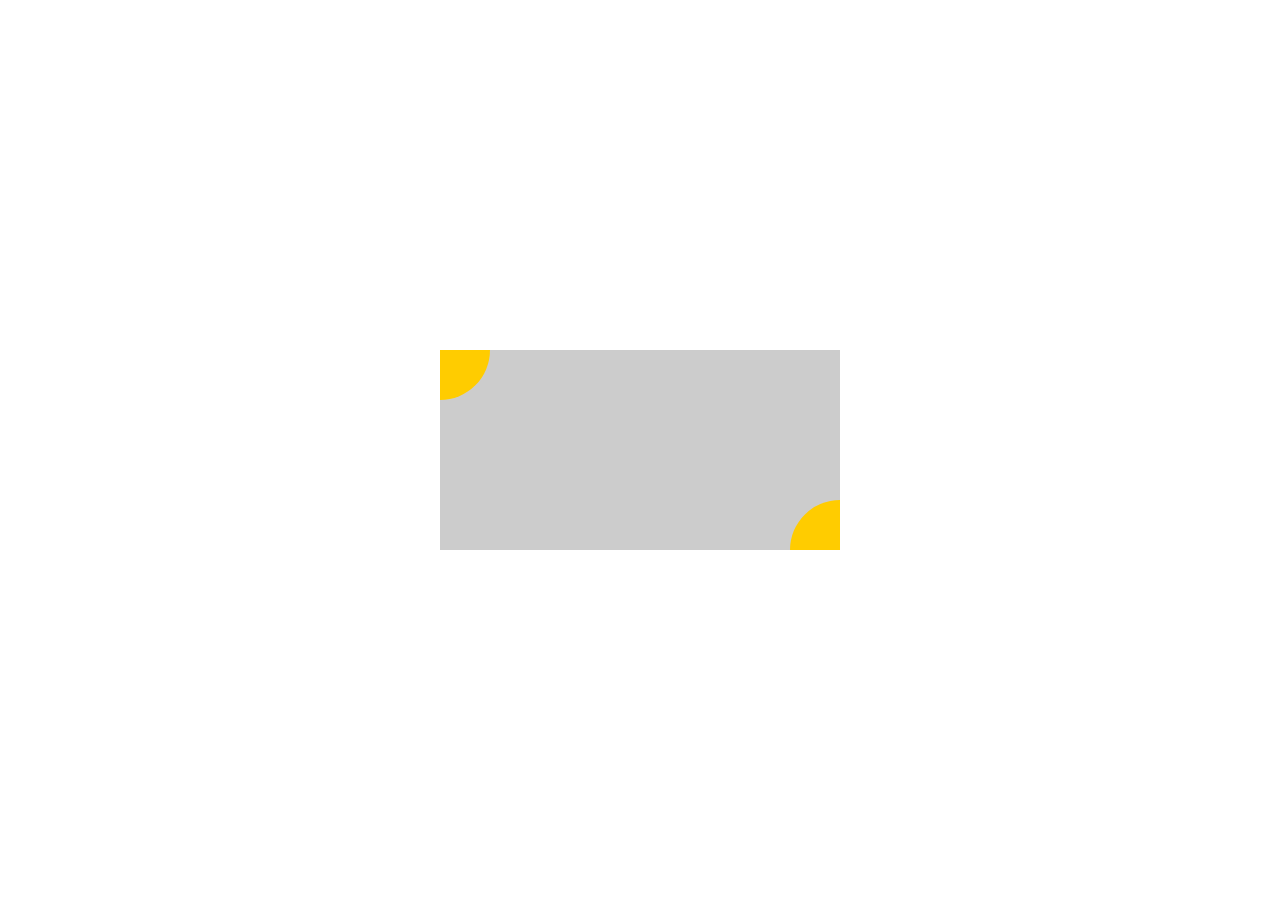
<file: ife/taskCSS/task2/task2.html>
<!DOCTYPE html>
<html>
<head>
<meta charset="utf-8">
<title>居中定位</title>
<link href="" rel="stylesheet">
<style>
#main{
	width: 400px;
	height: 200px;
	background: #ccc;
	position: absolute;
	top: 50%;
	left: 50%;
	margin-top:-100px;
	margin-left: -200px;
	overflow: hidden;
}

#top{
	width:100px;
	height: 100px;
	position: absolute;
	top: -50px;
	left:-50px;
	background: #fc0;
	border-radius: 50%;
}

#bottom{
	width:100px;
	height: 100px;
	position: absolute;
	right:-50px;
	bottom: -50px;
	background: #fc0;
	border-radius: 50%;
}
</style>
</head>
<body>
    <div id="main">
		<div id="top"></div>
		<div id="bottom"></div>
    </div>
</body>
</html>
</file>
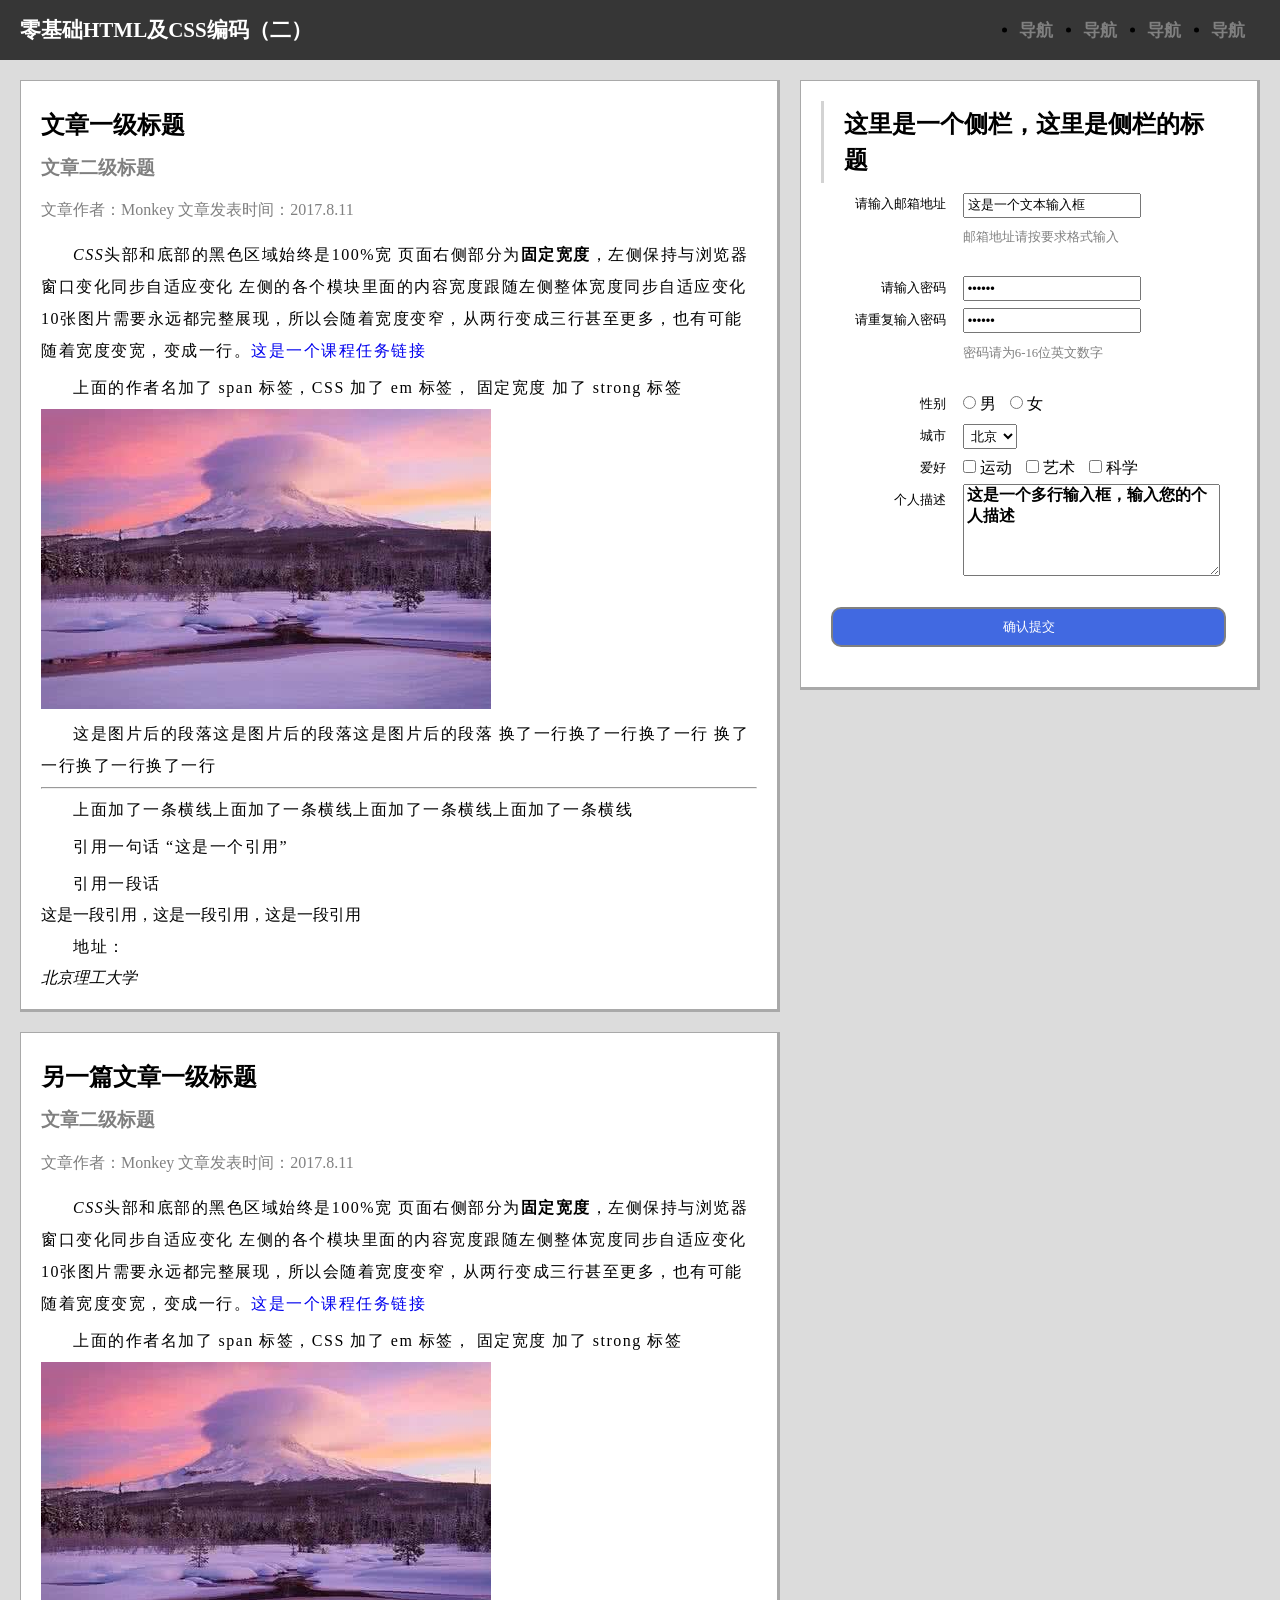
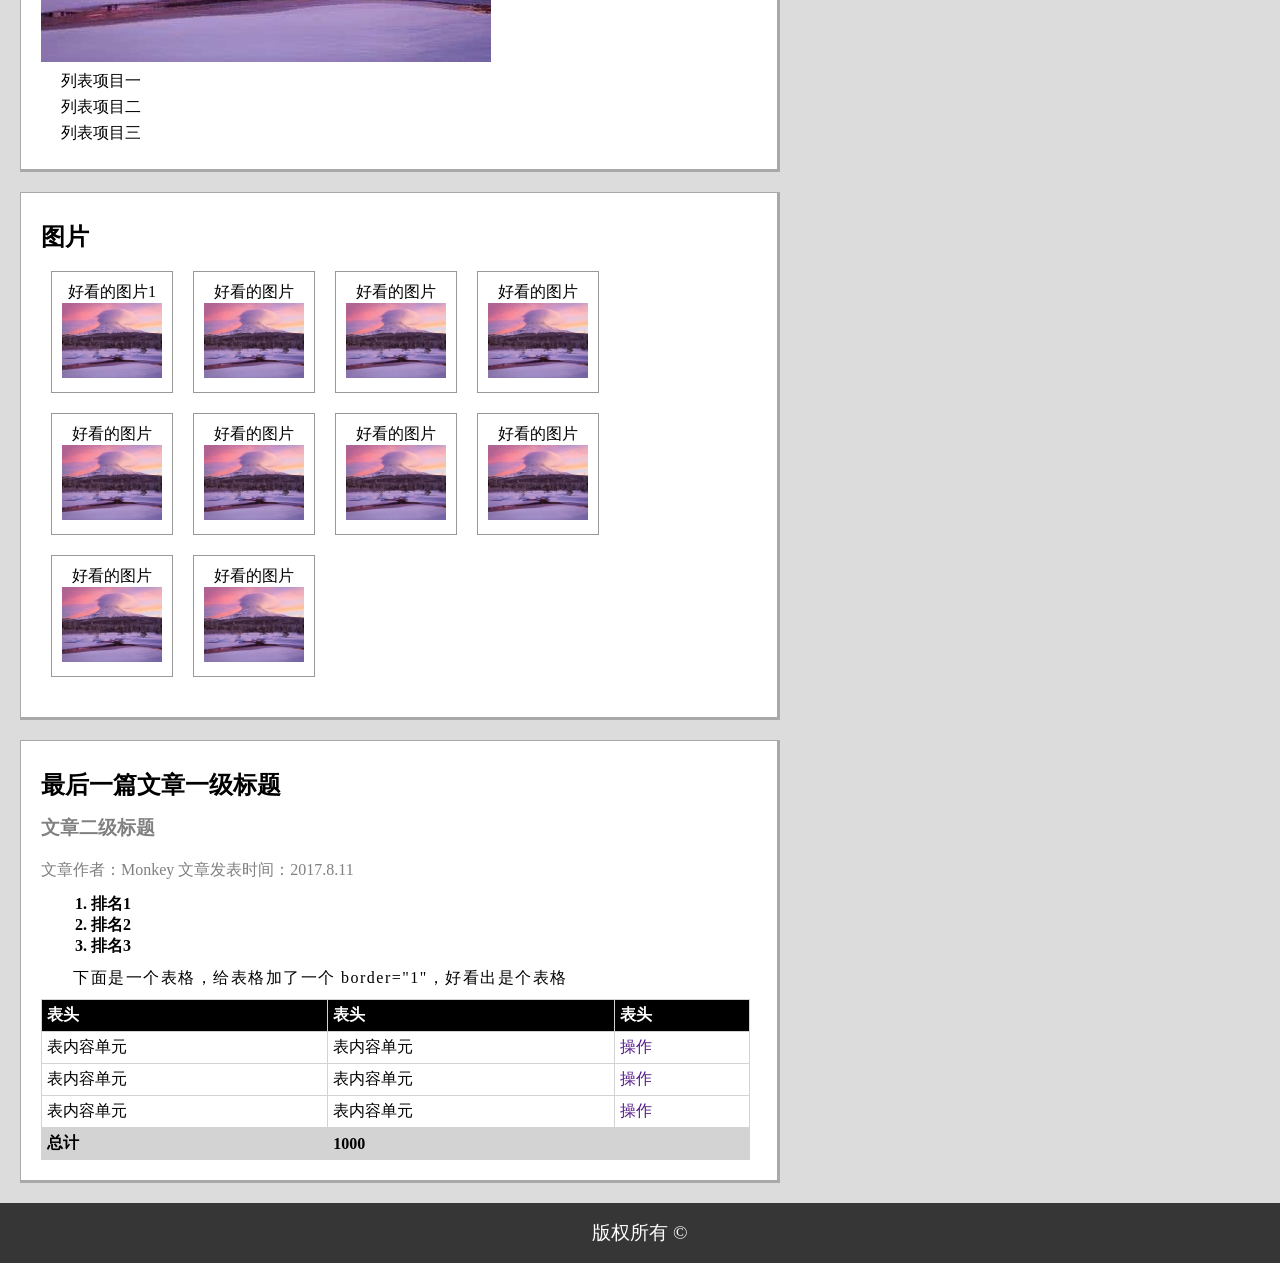
<file: ife/taskCSS/task3/task3.html>
<!DOCTYPE html>
<html>
<head>
<meta charset="utf-8">
<title>零基础HTML及CSS编码（二）</title>
<link href="style/task3.css" rel="stylesheet">
</head>
<body>
    <header>
		<div id="title">
			<h2>零基础HTML及CSS编码（二）</h2>
		</div>
		<ul>
			<li><a href="">导航</a></li>
			<li><a href="">导航</a></li>
			<li><a href="">导航</a></li>
			<li><a href="">导航</a></li>
		</ul>
	</header>
	<div id="container">
		<article id="article">
			<div id="content" class="solid-border">
				<h2>文章一级标题</h2>
				<h3>文章二级标题</h3>
				<p class="author">文章作者：<span>Monkey</span>   文章发表时间：2017.8.11</p>
				<p class="content"><em>CSS</em>头部和底部的黑色区域始终是100%宽
页面右侧部分为<strong>固定宽度</strong>，左侧保持与浏览器窗口变化同步自适应变化
左侧的各个模块里面的内容宽度跟随左侧整体宽度同步自适应变化
10张图片需要永远都完整展现，所以会随着宽度变窄，从两行变成三行甚至更多，也有可能随着宽度变宽，变成一行。<a href="http://ife.baidu.com/course/detail/id/96">这是一个课程任务链接</a></p>
				<p class="content">上面的作者名加了 span 标签，CSS 加了 em 标签， 固定宽度 加了 strong 标签</p>
				<img src="img/1.jpg" alt="加载失败">
				<p class="content">这是图片后的段落这是图片后的段落这是图片后的段落
换了一行换了一行换了一行 换了一行换了一行换了一行</p>
				<hr>
				<p class="content">上面加了一条横线上面加了一条横线上面加了一条横线上面加了一条横线</p>
				<p class="content">引用一句话
					<q>这是一个引用</q>
				</p>
				<p class="content">引用一段话
					<blockquote>这是一段引用，这是一段引用，这是一段引用</blockquote>
				</p>
				<p class="content">地址：</p>
				<address>北京理工大学</address>
			</div>
			<div id="content" class="solid-border">
				<h2>另一篇文章一级标题</h2>
				<h3>文章二级标题</h3>
				<p class="author">文章作者：<span>Monkey</span>   文章发表时间：2017.8.11</p>
				<p class="content"><em>CSS</em>头部和底部的黑色区域始终是100%宽
页面右侧部分为<strong>固定宽度</strong>，左侧保持与浏览器窗口变化同步自适应变化
左侧的各个模块里面的内容宽度跟随左侧整体宽度同步自适应变化
10张图片需要永远都完整展现，所以会随着宽度变窄，从两行变成三行甚至更多，也有可能随着宽度变宽，变成一行。<a href="http://ife.baidu.com/course/detail/id/96">这是一个课程任务链接</a></p>
				<p class="content">上面的作者名加了 span 标签，CSS 加了 em 标签， 固定宽度 加了 strong 标签</p>
				<img src="img/1.jpg" alt="加载失败">
				<ul>
					<li>列表项目一</li>
					<li>列表项目二</li>
					<li>列表项目三</li>
				</ul>
			</div>
			<div id="content" class="solid-border">
				<h2>图片</h2>
				<div id="pictures">
					<div class="picture">
						<p>好看的图片1</p>
						<img src="img/1.jpg" alt="风景" title="风景">
					</div>
					<div class="picture">
						<p>好看的图片</p>
						<img src="img/1.jpg" alt="风景" title="风景">
					</div>
					<div class="picture">
						<p>好看的图片</p>
						<img src="img/1.jpg" alt="风景" title="风景">
					</div>
					<div class="picture">
						<p>好看的图片</p>
						<img src="img/1.jpg" alt="风景" title="风景">
					</div>
					<div class="picture">
						<p>好看的图片</p>
						<img src="img/1.jpg" alt="风景" title="风景">
					</div>
					<div class="picture">
						<p>好看的图片</p>
						<img src="img/1.jpg" alt="风景" title="风景">
					</div>
					<div class="picture">
						<p>好看的图片</p>
						<img src="img/1.jpg" alt="风景" title="风景">
					</div>
					<div class="picture">
						<p>好看的图片</p>
						<img src="img/1.jpg" alt="风景" title="风景">
					</div>
					<div class="picture">
						<p>好看的图片</p>
						<img src="img/1.jpg" alt="风景" title="风景">
					</div>
					<div class="picture">
						<p>好看的图片</p>
						<img src="img/1.jpg" alt="风景" title="风景">
					</div>
				</div>
			</div>
			<div id="content" class="solid-border">
				<h2>最后一篇文章一级标题</h2>
				<h3>文章二级标题</h3>
				<p class="author">文章作者：<span>Monkey</span>   文章发表时间：2017.8.11</p>
				<ol>
					<li>排名1</li>
					<li>排名2</li>
					<li>排名3</li>
				</ol>
				<p class="content">下面是一个表格，给表格加了一个 border="1"，好看出是个表格</p>
				<table>
					<tbody>
						<tr>
							<th>表头</th>
							<th>表头</th>
							<th>表头</th>
						</tr>
						<tr>
							<td>表内容单元</td>
							<td>表内容单元</td>
							<td><a href="">操作</a></td>
						</tr>
						<tr>
							<td>表内容单元</td>
							<td>表内容单元</td>
							<td><a href="">操作</a></td>
						</tr>
						<tr>
							<td>表内容单元</td>
							<td>表内容单元</td>
							<td><a href="">操作</a></td>
						</tr>
						<tr>
							<td class="total">总计</td>
							<td colspan="2" class="total">1000</td>
						</tr>
					</tbody>
				</table>
			</div>
		</article>

		<aside id="aside" class="solid-border">
			<h2>这里是一个侧栏，这里是侧栏的标题</h2>
			<form action="" method="POST">
				<div class="line">
					<label for="mail-address" class="prompt">请输入邮箱地址</label>
					<input type="email" id="mail-address" value="这是一个文本输入框">
				</div>
				<div class="line">
					<span class="prompt"></span>
					<label class="hint">邮箱地址请按要求格式输入</label>
				</div>
				<div class="line">
					<label for="mail-password" class="prompt">请输入密码</label>
					<input type="password" id="mail-password" value="123456" placeholder="这是一个文本输入框">
				</div>
				<div class="line">
					<label for="repeat-password" class="prompt">请重复输入密码</label>
					<input type="password" id="repeat-password" value="123456" placeholder="这是一个文本输入框">
				</div>
				<div class="line">
					<span class="prompt"></span>
					<label class="hint">密码请为6-16位英文数字</label>
				</div>
				<div class="line">
					<label for="" class="prompt">性别</label>
					<input type="radio" name="gender" id="male">
					<label for="male">男</label>
					<input type="radio" name="gender" id="female">
					<label for="female">女</label>
				</div>
				<div class="line">
					<label for="" class="prompt">城市</label>
					<select>
						<option value="北京">北京</option>
						<option value="上海">上海</option>
						<option value="广州">广州</option>
						<option value="深圳">深圳</option>
					</select>
				</div>
				<div class="line">
					<label  class="prompt">爱好</label>

					<input type="checkbox" name="sport" id="sport">
					<label for="sport">运动</label>
					<input type="checkbox" name="art" id="art">
					<label for="art">艺术</label>
					<input type="checkbox" name="science" id="science">
					<label for="science">科学</label>
				</div>
				<div class="line">
					<label class="prompt">个人描述</label>
					<textarea name="" id="" cols="100" rows="5">这是一个多行输入框，输入您的个人描述</textarea>
				</div>
				<div class="submitDiv">
					<input type="submit" id="submitBtn" name="submitBtn" value="确认提交">
				</div>
			</form>
		</aside>
	</div>
	<footer>
		<p>版权所有 &copy</p>
	</footer>
</body>
</html>
</file>
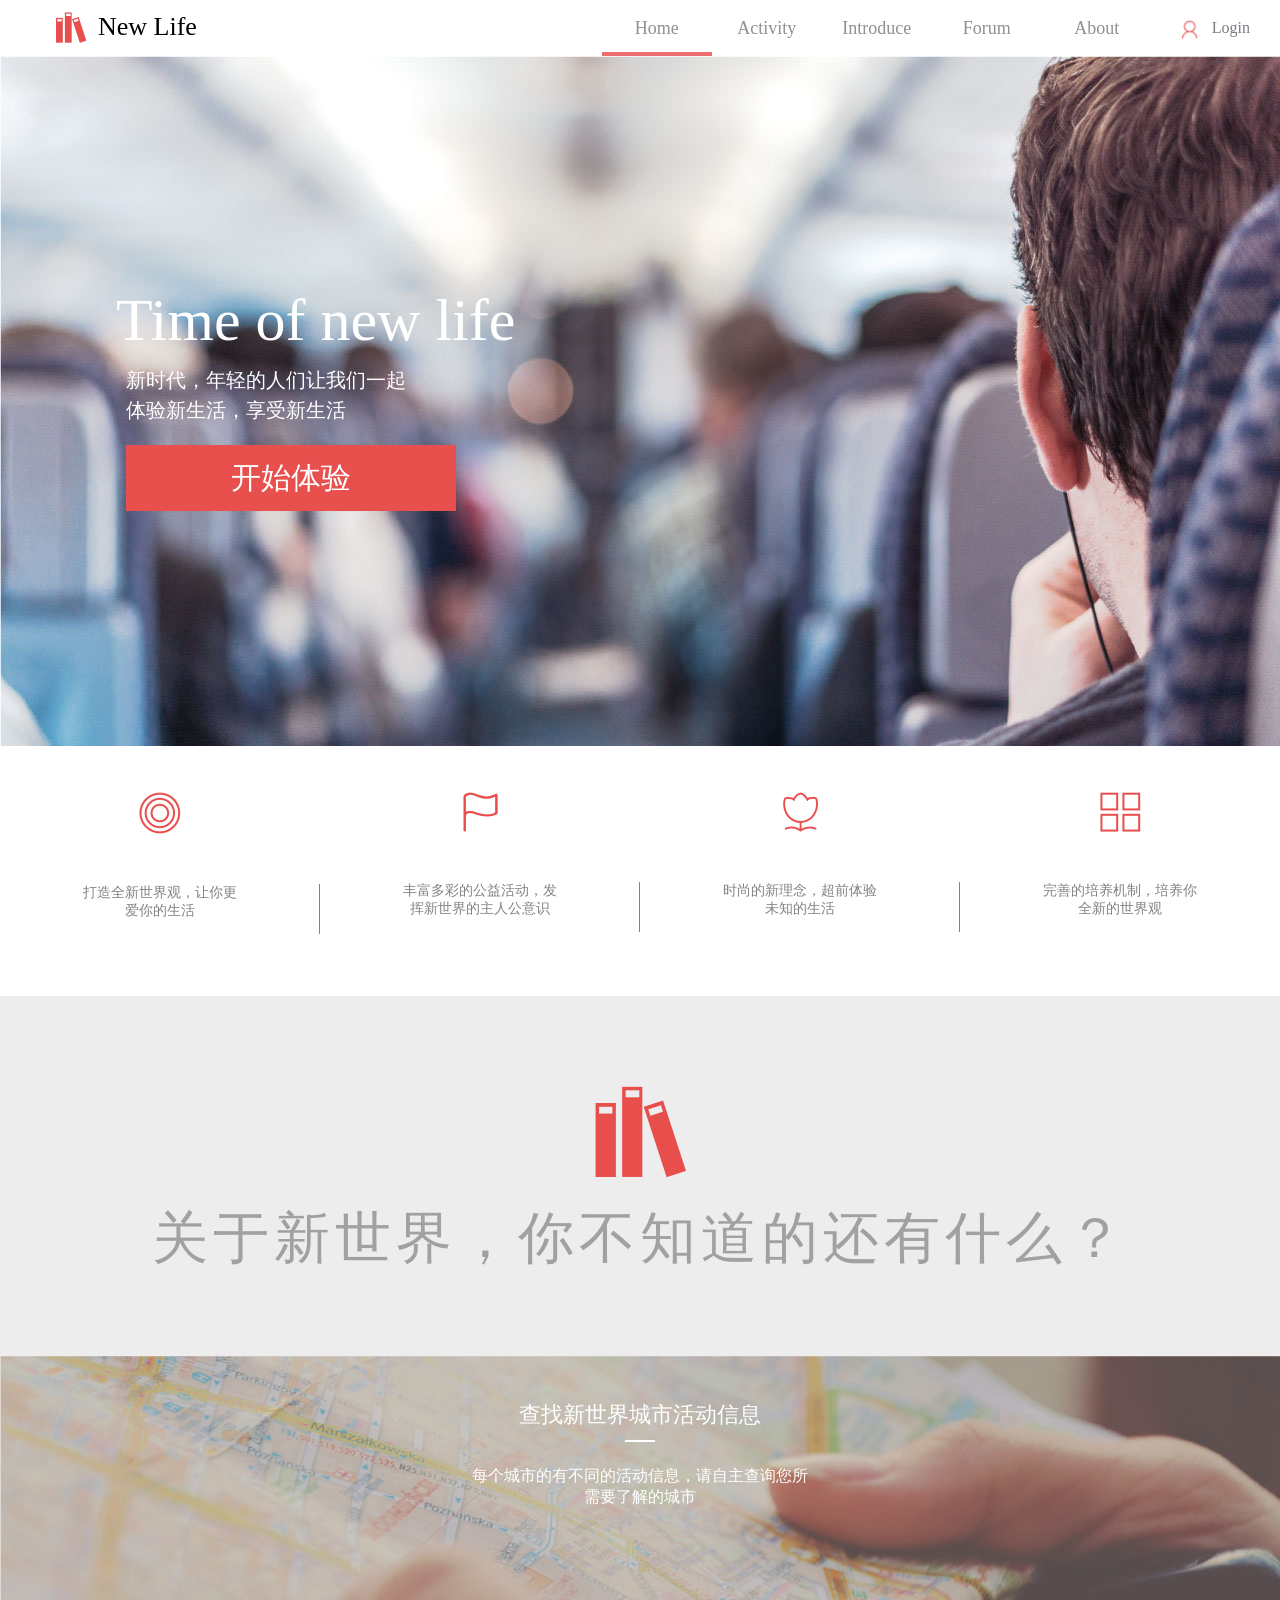
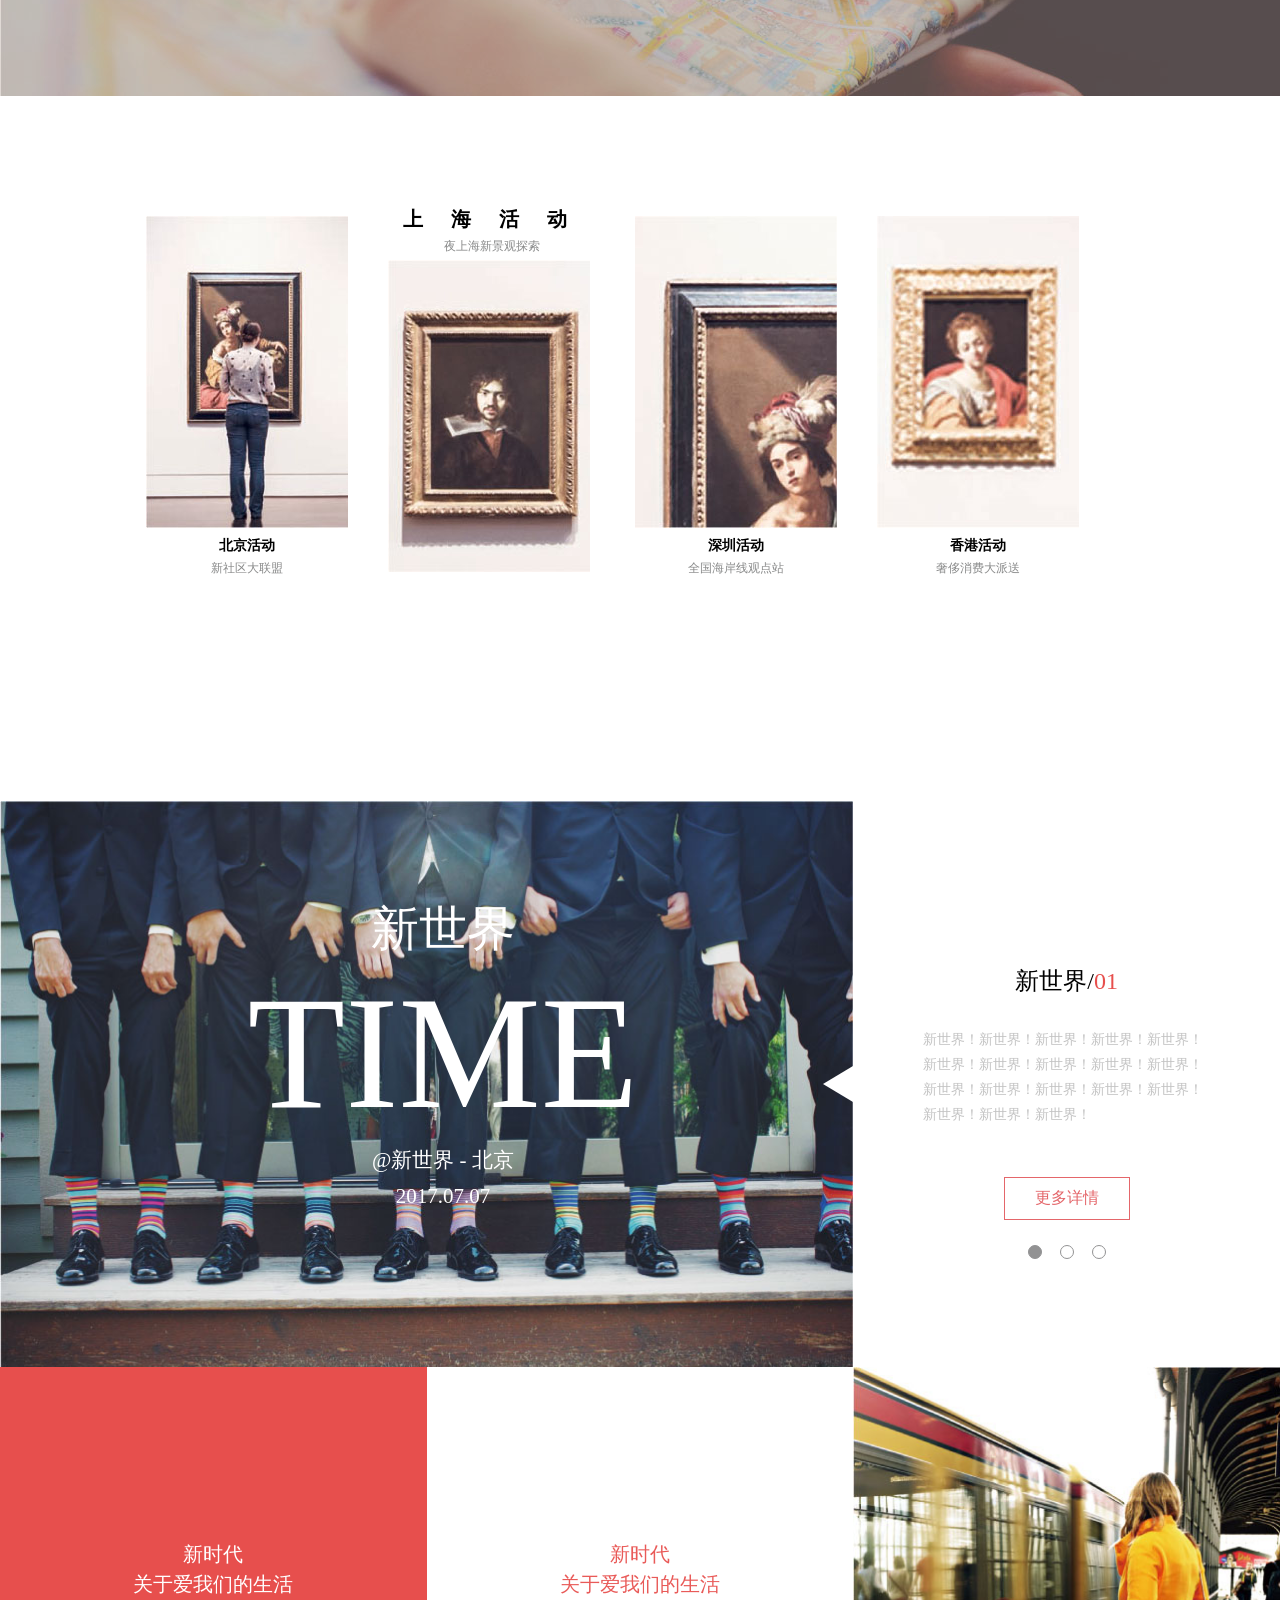
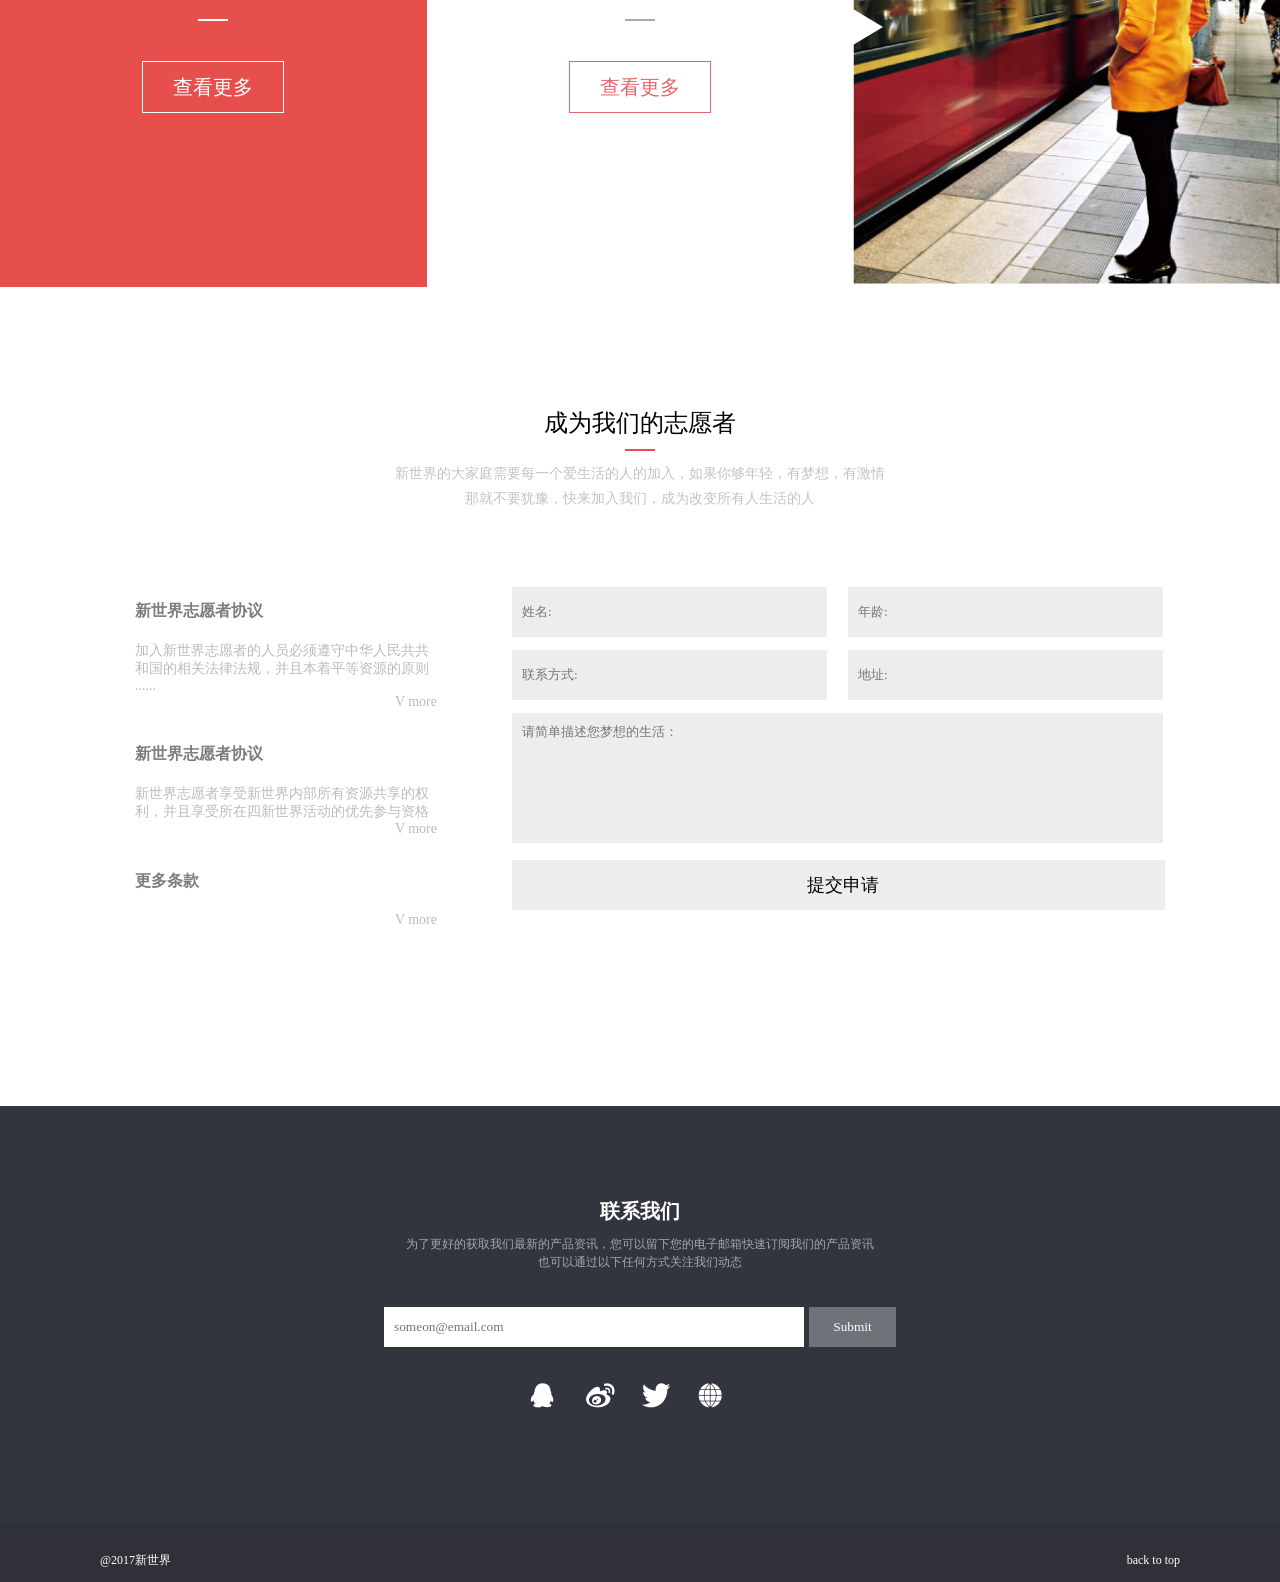
<file: ife/taskCSS/task7/task7.html>
<!DOCTYPE html>
<html>
<head>
<meta charset="utf-8">
<title>实现常见的技术产品官网页面架构及样式布局</title>
<link href="style/task7.css" rel="stylesheet">
</head>
<body>
    <header class="clearfloat">
		<div class="header-logo"><img src="img/header-logo.png" alt=""><a>New Life</a></div>
		<div class="login">
			<img class="login-pic" src="img/login-pic.png" alt="">
			<a>Login</a>
			<div class="login-bottom"></div>
		</div>
		<ul class="nav-list">
			<li><a>Home</a></li>
			<li><a>Activity</a></li>
			<li><a>Introduce</a></li>
			<li><a>Forum</a></li>
			<li><a>About</a></li>
			<li class="list-bottom"></li>
		</ul>
    </header>
    <!-- 		first part		 -->
    <div class="first-part">
		<div class="banner">
			<div class="banner-info">
				<p class="info-1">Time of new life</p>
				<p class="info-2">新时代，年轻的人们让我们一起 <br>体验新生活，享受新生活</p>
				<a href="" class="banner-btn">开始体验</a>
			</div>
		</div>
    </div>
    <!-- 		second part		 -->
    <div class="second-part">
		<ul class="intro-icon clearfloat">
			<li>
				<img class="icon" src="img/icon1.png"></img>
				<div class="intro">
					打造全新世界观，让你更<br>爱你的生活
				</div>
			</li>
			<li>
				<img class="icon" src="img/icon2.png"></img>
				<div class="intro">
					丰富多彩的公益活动，发<br>挥新世界的主人公意识
				</div>
			</li>
			<li>
				<img class="icon" src="img/icon3.png"></img>
				<div class="intro">
					时尚的新理念，超前体验<br>未知的生活
				</div>
			</li>
			<li>
				<img class="icon" src="img/icon4.png"></img>
				<div class="intro">
					完善的培养机制，培养你<br>全新的世界观
				</div>
			</li>
		</ul>
    </div>
    <!-- 		third part		 -->
    <div class="third-part">
		<div class="box">
			<img src="img/icon5.png" alt="">
			<p>关于新世界，你不知道的还有什么？</p>
		</div>
    </div>
    <!-- 		fourth part		 -->
    <div class="fourth-part">
    	<div class="fourth-shade"></div>
		<div class="box">
			<p class="para-1">查找新世界城市活动信息</p><span></span>
			<p class="para-2">每个城市的有不同的活动信息，请自主查询您所需要了解的城市</p>
		</div>
    </div>
    <!-- 		fifth part		 -->
    <div class="fifth-part">
		<ul class="acti-list clearflaot">
			<li class="acti-item"><img src="img/activity1.jpg" alt=""><p class="acti-place">北京活动</p><p class="acti-title">新社区大联盟</p></li>
			<li class="acti-item"><p class="acti-place2">上海活动</p><p class="acti-title2">夜上海新景观探索</p><img src="img/activity2.jpg" alt=""></li>
			<li class="acti-item"><img src="img/activity3.jpg" alt=""><p class="acti-place">深圳活动</p><p class="acti-title">全国海岸线观点站</p></li>
			<li class="acti-item"><img src="img/activity4.jpg" alt=""><p class="acti-place">香港活动</p><p class="acti-title">奢侈消费大派送</p></li>
		</ul>
    </div>
	<!-- 		sixth part		 -->
    <div class="sixth-part clearflaot">
		<div class="left">
			<div class="title">
				<p class="para-1">新世界</p>
				<p class="para-2">TIME</p>
				<p>@新世界 - 北京</p>
				<p class="date">2017.07.07</p>
			</div>
			<div class="l-triangle"></div>
		</div>
		<div class="right">
			<article class="art-1">
				<div class="r-header">新世界/<span>01</span></div>
				<p>新世界！新世界！新世界！新世界！新世界！新世界！新世界！新世界！新世界！新世界！新世界！新世界！新世界！新世界！新世界！新世界！新世界！新世界！</p>
			</article>
			<a class="more" href="">更多详情</a>
			<div class="btn-group">
				<a href="" class="btn active"></a>
				<a href="" class="btn mid-btn"></a>
				<a href="" class="btn"></a>
			</div>
		</div>
    </div>
	<!-- 		seventh part		 -->
    <div class="seventh-part clearflaot">
		<div class="left">
			<div class="para">
				<p>新时代</p>
				<p>关于爱我们的生活</p>
				<span></span>
				<a href="" class="more">查看更多</a>
			</div>
		</div>
		<div class="mid">
			<div class="para">
				<p>新时代</p>
				<p>关于爱我们的生活</p>
				<span></span>
				<a href="" class="more">查看更多</a>
			</div>
		</div>
		<div class="right">
			<img src="img/sevenPath-pic.jpg" alt="">
			<div class="r-triangle">
			</div>
		</div>
    </div>
    <!-- 		eighth part		 -->
    <div class="eighth-part clearflaot">
    	<div class="eighth-para">
			<p>成为我们的志愿者</p>
			<span></span>
			<div class="detail">
				新世界的大家庭需要每一个爱生活的人的加入，如果你够年轻，有梦想，有激情<br>那就不要犹豫，快来加入我们，成为改变所有人生活的人 
			</div>
    	</div>
    	<div class="eight-form">
			<div class="l-table-cell">
				<div class="table-row">
					<h3>新世界志愿者协议</h3>
					<p>加入新世界志愿者的人员必须遵守中华人民共共和国的相关法律法规，并且本着平等资源的原则 ......</p>
					<a href="#">V more</a>
				</div>
				<div class="table-row">
					<h3>新世界志愿者协议</h3>
					<p>新世界志愿者享受新世界内部所有资源共享的权利，并且享受所在四新世界活动的优先参与资格</p>
					<a href="#">V more</a>
				</div>
				<div class="table-row">
					<h3>更多条款</h3>
					<a href="#">V more</a>
				</div>
			</div>

			<div class="r-table-cell">
				<form action="" method="post">
					<input type="text" name="name" id="name" placeholder="姓名:">
					<input type="text" name="age" id="age" placeholder="年龄:">
					<br>
					<input type="tel" name="phone" id="phone" placeholder="联系方式:">
					<input type="text" name="addr" id="addr" placeholder="地址:">
					<textarea name="detail" placeholder="请简单描述您梦想的生活："></textarea>
					<input class="submit" type="submit" value="提交申请">
				</form>
			</div>
    	</div>
    </div>
    <!-- 		ninth part		 -->
    <div class="ninth-part clearflaot">
		<div class="para">
			<h4>联系我们</h4>
			<p>为了更好的获取我们最新的产品资讯，您可以留下您的电子邮箱快速订阅我们的产品资讯</p>
			<p>也可以通过以下任何方式关注我们动态</p>
			<form class="clearfloat" action="" method="POST">
				<input type="email" id="email" placeholder="someon@email.com">
				<input type="submit" id="submit">
			</form>
			<ul class="icon-bar">
				<li class="icon"><img src="img/qq-icon.png" alt=""></li>
				<li class="icon"><img src="img/sian-icon.png" alt=""></li>
				<li class="icon"><img src="img/tw-icon.png" alt=""></li>
				<li class="icon"><img src="img/gol-icon.png" alt=""></li>
			</ul>
		</div>
    </div>
    <!-- 		footer		 -->
    <footer>
    	<div class="para">
			<span>@2017新世界</span>
			<a href="">back to top</a>
		</div>
    </footer>
</body>
</html>
</file>
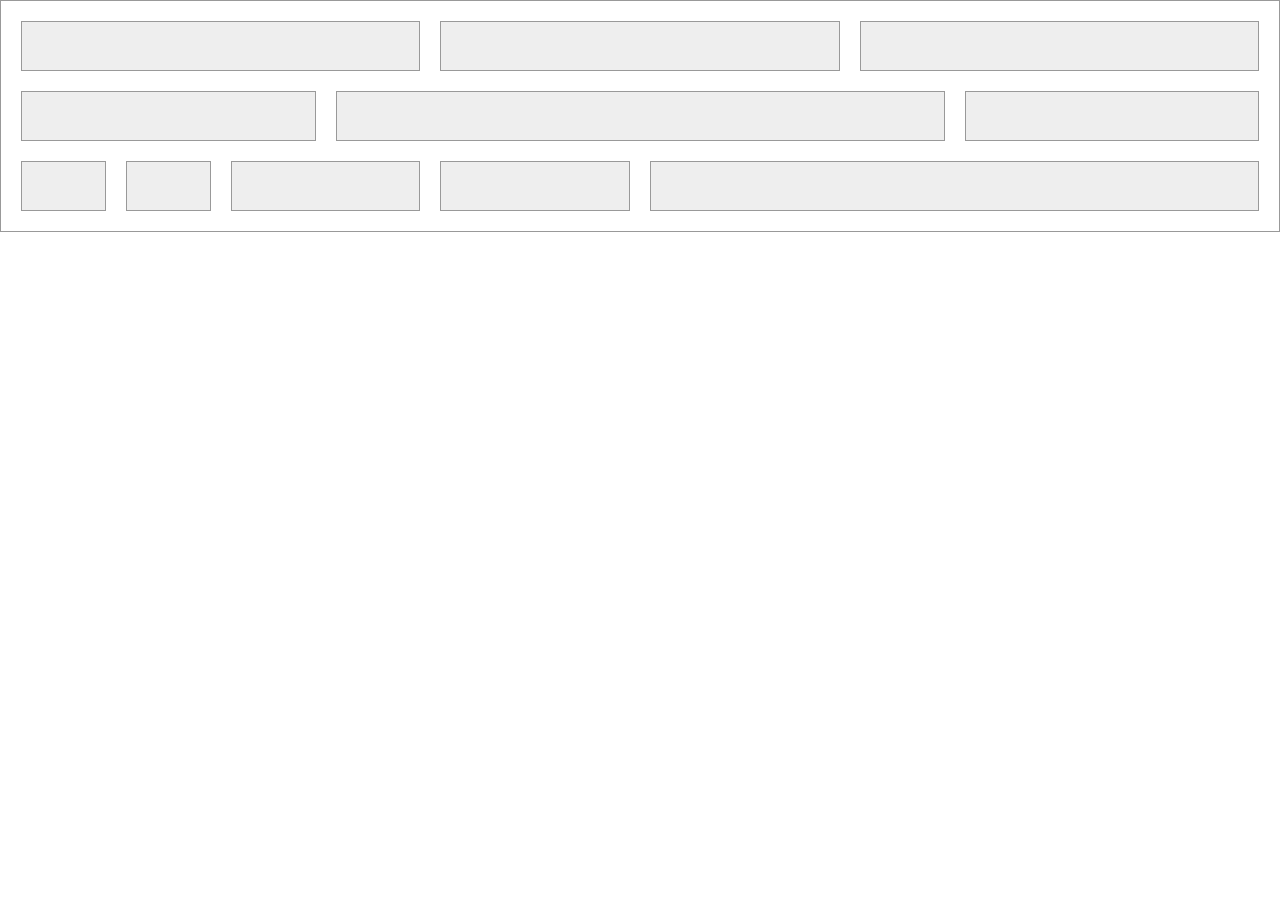
<file: ife/taskCSS/task8/task8.html>
<!DOCTYPE html>
<html>
<head>
<meta charset="utf-8">
<meta name="viewport" content="width=device-width, initial-scale=1, user-scalable=no">
<title>自定义响应式网格（栅格化）</title>
<link href="style/task8.css" rel="stylesheet">
</head>
<body>
    <div class="wrap">
		<div class="row">
			<div class="col-md-4 col-xs-6"></div>
			<div class="col-md-4 col-xs-6"></div>
			<div class="col-md-4 col-xs-12"></div>
		</div>
		<div class="row">
			<div class="col-md-3 col-xs-3"></div>
			<div class="col-md-6 col-xs-6"></div>
			<div class="col-md-3 col-xs-3"></div>
		</div>
		<div class="row">
			<div class="col-md-1 col-xs-2"></div>
			<div class="col-md-1 col-xs-2"></div>
			<div class="col-md-2 col-xs-8"></div>
			<div class="col-md-2 col-xs-3"></div>
			<div class="col-md-6 col-xs-3"></div>
		</div>
  		<div class="pic" style="display: none">
			<img src="img/banner-bg.jpg" alt="">
  		</div>
    </div>
</body>
</html>
</file>
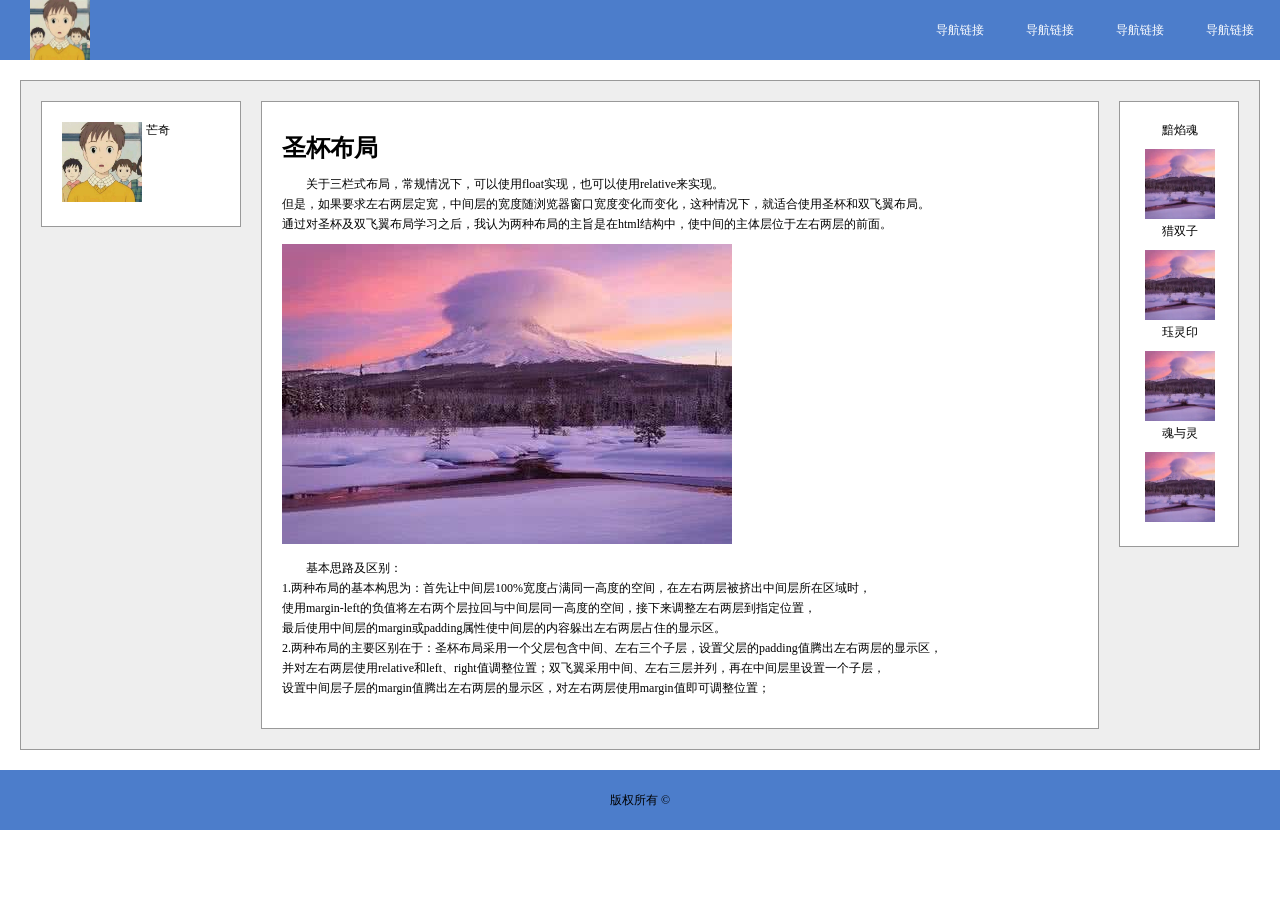
<file: ife/taskCSS/task1/shengbei/task1.html>
<!DOCTYPE html>
<html>
<head>
<meta charset="utf-8">
<title>三栏布局</title>
<link rel="stylesheet" href="style/task1.css">
</head>
<body>
	<header>
		<h1><a href=""><img src="img/aaa.jpg"></a></h1>
		<ul>
			<li><a href="">导航链接</a></li>
			<li><a href="">导航链接</a></li>
			<li><a href="">导航链接</a></li>
			<li><a href="">导航链接</a></li>
		</ul>
	</header>
    <div>
		<article class="main">
			<h2>圣杯布局</h2>
			<p class="zhengwen">关于三栏式布局，常规情况下，可以使用float实现，也可以使用relative来实现。<br>
			 但是，如果要求左右两层定宽，中间层的宽度随浏览器窗口宽度变化而变化，这种情况下，就适合使用圣杯和双飞翼布局。<br>通过对圣杯及双飞翼布局学习之后，我认为两种布局的主旨是在html结构中，使中间的主体层位于左右两层的前面。<br/>
			</p>
			<img src="img/1.jpg" alt="风景">
			<p class="zhengwen">基本思路及区别：<br>
1.两种布局的基本构思为：首先让中间层100%宽度占满同一高度的空间，在左右两层被挤出中间层所在区域时，<br>使用margin-left的负值将左右两个层拉回与中间层同一高度的空间，接下来调整左右两层到指定位置， <br>最后使用中间层的margin或padding属性使中间层的内容躲出左右两层占住的显示区。<br>
2.两种布局的主要区别在于：圣杯布局采用一个父层包含中间、左右三个子层，设置父层的padding值腾出左右两层的显示区， <br>并对左右两层使用relative和left、right值调整位置；双飞翼采用中间、左右三层并列，再在中间层里设置一个子层， <br>设置中间层子层的margin值腾出左右两层的显示区，对左右两层使用margin值即可调整位置；</p>
		</article>
		<aside class="left">
			<img src="img/aaa.jpg" alt="芒奇">
			<span>芒奇</span>
		</aside>
		<aside class="right">
			<dl>
				<dt></dt>
				<dd><span>黯焰魂</span><img src="img/1.jpg" alt="风景"></dd>
				<dd><span>猎双子</span><img src="img/1.jpg" alt="风景"></dd>
				<dd><span>珏灵印</span><img src="img/1.jpg" alt="风景"></dd>
				<dd><span>魂与灵</span><img src="img/1.jpg" alt="风景"></dd>
			</dl>
		</aside>
    </div>
    <footer>
		<p>版权所有 &copy</p>
    </footer>
</body>
</html>
</file>
<file: ife/resume-gh-pages/resume-gh-pages/css/style.css>
html, body, div, span, applet, object, iframe,
h1, h2, h3, h4, h5, h6, p, blockquote, pre,
a, abbr, acronym, address, big, cite, code,
del, dfn, em, img, ins, kbd, q, s, samp,
small, strike, strong, sub, sup, tt, var,
b, u, i, center,
dl, dt, dd, ol, ul, li,
fieldset, form, label, legend,
table, caption, tbody, tfoot, thead, tr, th, td,
article, aside, canvas, details, embed,
figure, figcaption, footer, header, hgroup,
menu, nav, output, ruby, section, summary,
time, mark, audio, video {
  margin: 0;
  padding: 0;
  border: 0;
  font: inherit;
  font-size: 100%;
  vertical-align: baseline;
}

html {
  line-height: 1;
}

ol, ul {
  list-style: none;
}

table {
  border-collapse: collapse;
  border-spacing: 0;
}

caption, th, td {
  text-align: left;
  font-weight: normal;
  vertical-align: middle;
}

q, blockquote {
  quotes: none;
}
q:before, q:after, blockquote:before, blockquote:after {
  content: "";
  content: none;
}

a img {
  border: none;
}

article, aside, details, figcaption, figure, footer, header, hgroup, main, menu, nav, section, summary {
  display: block;
}

@font-face {
  font-family: "iconfont";
  src: url("../src/iconfont.ttf") format("truetype");
  /* chrome, firefox, opera, Safari, Android, iOS 4.2+*/
}
.iconfont {
  color: #00b38a;
  font-family: "iconfont" !important;
  font-size: 18px;
  font-style: normal;
  -webkit-font-smoothing: antialiased;
  -moz-osx-font-smoothing: grayscale;
}

.icon-phone:before {
  content: "\e622";
}

.icon-github:before {
  content: "\e69f";
}

.icon-link:before {
  content: "\e609";
}

.icon-homepage:before {
  content: "\e615";
}

.icon-email:before {
  content: "\e63b";
}

.icon-dot:before {
  content: "\e600";
}

.kill-ie {
  margin: 0;
  padding: .5em 0;
  color: #333;
  text-align: center;
  background: #fff8e2;
}

* {
  -moz-box-sizing: border-box;
  -webkit-box-sizing: border-box;
  box-sizing: border-box;
}

body {
  color: #333;
  font-size: 14px;
  line-height: 1.5;
  font-family: "Helvetica Neue", Helvetica, Arial, "Microsoft YaHei", sans-serif;
  -webkit-font-smoothing: antialiased;
  -webkit-text-size-adjust: none;
  background-color: #eee;
  overflow: auto;
  padding-top: 5px;
}
@media screen and (max-width: 1024px) {
  body {
    padding-top: 0;
  }
}

a {
  text-decoration: none;
  -moz-transition: all 0.2s ease-in-out;
  -o-transition: all 0.2s ease-in-out;
  -webkit-transition: all 0.2s ease-in-out;
  transition: all 0.2s ease-in-out;
}

.last-modified {
  position: absolute;
  top: 30px;
  left: 50%;
  width: 1000px;
  color: #bbb;
  margin-left: -500px;
  font-size: 12px;
  text-align: right;
}
@media screen and (max-width: 1024px) {
  .last-modified {
    display: none;
  }
}

.content {
  position: relative;
  width: 1024px;
  margin: 50px auto;
  -moz-border-radius: 5px;
  -webkit-border-radius: 5px;
  border-radius: 5px;
  -moz-box-shadow: 0 0 15px #c0c0c0;
  -webkit-box-shadow: 0 0 15px #c0c0c0;
  box-shadow: 0 0 15px #c0c0c0;
  background-color: #fff;
  overflow: hidden;
}
@media screen and (max-width: 1024px) {
  .content {
    width: 100%;
    margin: 0;
    -moz-border-radius: 0;
    -webkit-border-radius: 0;
    border-radius: 0;
  }
}

.content-hd {
  width: 100%;
  height: inherit;
  color: #fff;
  background-color: #eee;
  overflow: hidden;
}
@media screen and (max-width: 720px) {
  .content-hd {
    padding: 25px 30px;
  }
}
.content-hd .title {
  width: 100%;
  font-size: 52px;
  font-weight: 300;
  overflow: hidden;
  padding-bottom: 5px;
  padding-top: 40px;
}
@media screen and (max-width: 720px) {
  .content-hd .title {
    padding-top: 20px;
  }
}
@media screen and (max-width: 1024px) {
  .content-hd .name,
  .content-hd .job,
  .content-hd .info,
  .content-hd .contact {
    width: 100%;
    text-align: center;
  }
}
.content-hd .avator {
  display: block;
  width: 200px;
  height: 200px;
  margin: 0 auto;
}
@media screen and (max-width: 720px) {
  .content-hd .avator {
    width: 150px;
    height: 150px;
  }
}
.content-hd .name {
  text-align: center;
  color: #00b38a;
}
.content-hd .name h1 {
  margin-top: 10px;
  font-family: "Lucida Grande", "Hiragino Sans GB", "Hiragino Sans GB W3", "Helvetica Neue", Helvetica, Arial, "Microsoft YaHei", sans-serif;
  font-weight: 500;
  letter-spacing: 5px;
}
@media screen and (max-width: 720px) {
  .content-hd .name h1 {
    letter-spacing: 0;
    line-height: 1.25;
  }
}
.content-hd .name small {
  font-weight: 400;
  letter-spacing: 0;
  font-size: 24px;
  padding-left: 10px;
}
@media screen and (max-width: 720px) {
  .content-hd .name small {
    display: block;
    padding-left: 0;
    font-size: 20px;
    line-height: 1;
  }
}
.content-hd .job {
  text-align: center;
  color: #00b38a;
  font-size: 24px;
}
@media screen and (max-width: 720px) {
  .content-hd .job {
    margin: 0 auto 0;
    padding: 10px;
  }
}
.content-hd .skill-level {
  padding-top: 80px;
}
.content-hd .skill-level h3 {
  color: #999;
  margin-left: 5px;
}
.content-hd .skill-level .item {
  display: flex;
  width: 260px;
  height: 12px;
  border-radius: 6px;
  margin-bottom: 15px;
  background: #d7d7d7;
}
.content-hd .skill-level .item .in {
  background: #00b38a;
  height: 12px;
  width: 12px;
}
.content-hd .skill-level .item .out {
  background: #d7d7d7;
  height: 12px;
  width: 12px;
}
.content-hd .skill-level .item .in:first-child {
  border-radius: 6px 0 0 6px;
}
.content-hd .skill-level .item .out:last-child {
  border-radius: 0 6px 6px 0;
}
.content-hd .skill-level .i-html .in {
  flex: 8;
}
.content-hd .skill-level .i-html .out {
  flex: 2;
}
.content-hd .skill-level .i-css .in {
  flex: 7;
}
.content-hd .skill-level .i-css .out {
  flex: 3;
}
.content-hd .skill-level .i-js .in {
  flex: 6.5;
}
.content-hd .skill-level .i-js .out {
  flex: 3.5;
}
.content-hd .skill-level .i-sass .in {
  flex: 6;
}
.content-hd .skill-level .i-sass .out {
  flex: 4;
}
.content-hd .skill-level .i-ps .in {
  flex: 7.5;
}
.content-hd .skill-level .i-ps .out {
  flex: 2.5;
}
@media screen and (max-width: 1024px) {
  .content-hd .skill-level {
    display: none;
  }
}
.content-hd .info {
  color: #555;
  line-height: 30px;
}
.content-hd .info h2 {
  margin: 30px 0 4px;
  font-size: 18px;
}
.content-hd .info h3 {
  font-size: 16px;
  margin-top: 10px;
}
@media screen and (max-width: 720px) {
  .content-hd .info h2 {
    margin-top: 4px;
  }
}
.content-hd .contact {
  padding-top: 100px;
}
@media screen and (max-width: 1024px) {
  .content-hd .contact {
    padding-top: 0;
  }
}
.content-hd .contact ul {
  margin: 8px 0 4px;
}
@media screen and (max-width: 1024px) {
  .content-hd .contact ul {
    text-align: center;
    margin: 16px 0 0;
  }
}
.content-hd .contact ul > li {
  height: 22px;
  margin-top: 10px;
}
@media screen and (max-width: 1024px) {
  .content-hd .contact ul > li {
    display: inline-block;
    margin: 0;
  }
}
.content-hd .contact ul > li > a {
  color: #555;
  font-family: "Lucida Grande", "Hiragino Sans GB", "Hiragino Sans GB W3", "Helvetica Neue", Helvetica, Arial, "Microsoft YaHei", sans-serif;
  font-size: 16px;
  line-height: 22px;
}
.content-hd .contact ul > li > a:hover {
  color: #999;
}
@media screen and (max-width: 1024px) {
  .content-hd .contact ul > li > a .contact-link {
    display: none;
  }
}
.content-hd .contact ul > li > a .iconfont {
  margin-left: 5px;
}
@media screen and (max-width: 1024px) {
  .content-hd .contact ul > li > a .iconfont {
    font-size: 20px;
  }
}

.content-bd {
  display: flex;
  min-height: 200px;
  flex-flow: row wrap;
  overflow: hidden;
}
.content-bd .content-left {
  flex: 6.5;
  padding: 20px 30px 50px;
}
@media screen and (max-width: 1024px) {
  .content-bd .content-left {
    flex: 1 100%;
    order: 2;
    padding: 20px 10px 50px;
  }
}
.content-bd .content-right {
  box-sizing: border-box;
  padding: 20px 30px 50px;
  flex: 3.5;
  background: #eeeeee;
}
@media screen and (max-width: 1024px) {
  .content-bd .content-right {
    flex: 1 100%;
    order: 1;
    padding-bottom: 20px;
  }
}
.content-bd section {
  overflow: hidden;
  padding: 10px 15px;
}
.content-bd .section-hd {
  position: relative;
  height: 32px;
  margin: 10px auto 5px;
  overflow: hidden;
}
.content-bd .section-bd {
  overflow: hidden;
}
.content-bd .section-title-l,
.content-bd .section-title-r {
  position: absolute;
  top: 50%;
  display: inline-block;
  width: 35%;
  height: 0;
  vertical-align: middle;
  border-top: 1px solid #ededed;
}
.content-bd .section-title-l {
  left: 0;
}
.content-bd .section-title-r {
  right: 0;
}
.content-bd .section-title {
  position: relative;
  z-index: 1;
  width: 24%;
  min-width: 100px;
  margin: 0 auto;
  padding: 4px 10px;
  -moz-border-radius: 32px;
  -webkit-border-radius: 32px;
  border-radius: 32px;
  font-size: 16px;
  text-align: center;
  background-color: #eee;
}
.content-bd .section-list {
  padding: 10px 0 5px;
}
.content-bd .item-hd {
  position: relative;
  padding: 10px 0 5px;
  line-height: 20px;
  overflow: hidden;
  font-weight: 500;
}
.content-bd .item-hd .iconfont {
  color: #00b38a;
}
.content-bd .item-hd .item-time {
  display: inline-block;
  float: left;
  width: 25%;
}
@media screen and (max-width: 720px) {
  .content-bd .item-hd .item-time {
    width: 100%;
    margin-bottom: 5px;
  }
}
.content-bd .item-hd .item-more {
  float: right;
  margin-left: 5px;
}
@media screen and (max-width: 720px) {
  .content-bd .item-hd .item-more {
    position: absolute;
    top: 10px;
    right: 0;
    margin-top: 1px;
  }
}
.content-bd .item-hd .item-name {
  display: inline-block;
  float: left;
}
.content-bd .item-bd {
  margin-bottom: 5px;
}
.content-bd .section-content {
  text-align: justify;
  word-break: break-all;
  line-height: 22px;
}
.content-bd .section-content .iconfont {
  color: #00b38a;
}
.content-bd .section-content em {
  display: inline-block;
  font-family: Menlo, "Helvetica Neue", Helvetica, Arial, "Microsoft YaHei", sans-serif;
  font-size: 12px;
  line-height: 14px;
  border: 1px solid #d1d1d1;
  -moz-border-radius: 3px;
  -webkit-border-radius: 3px;
  border-radius: 3px;
  margin: 2px;
  padding: 0 3px;
  background-color: #f7f7f7;
}
.content-bd .section-content strong {
  font-family: "Helvetica Neue", Helvetica, Arial, "Microsoft YaHei", sans-serif;
  font-size: 12px;
  line-height: 14px;
  border: 1px solid #f3f3f3;
  -moz-border-radius: 3px;
  -webkit-border-radius: 3px;
  border-radius: 3px;
  font-weight: 500;
  color: #444;
  margin: 2px;
  padding: 0 3px;
  background-color: #f6f6f6;
}
.content-bd .skill .section-content {
  margin-bottom: 5px;
  line-height: 24px;
}
.content-bd .skill strong {
  display: inline;
  line-height: 18px;
}
.content-bd .practice .item-time {
  width: 32%;
}
@media screen and (max-width: 720px) {
  .content-bd .practice .item-time {
    width: 100%;
  }
}
.content-bd .prize .item-hd {
  padding: 12px 0 0;
}
.content-bd .prize .item-time {
  width: 15%;
}
@media screen and (max-width: 720px) {
  .content-bd .prize .item-time {
    width: 100%;
  }
}

.btn {
  display: inline-block;
  padding: 0 5px;
  border: 1px solid #00b38a;
  border-radius: 3px;
  color: #00b38a;
  font-family: Menlo, "Helvetica Neue", Helvetica, Arial, "Microsoft YaHei", sans-serif;
  font-size: 14px;
  line-height: 18px;
  text-align: center;
}
.btn:hover {
  color: #fff;
  background-color: #00b38a;
}

.pdf {
  display: inline-block;
  position: fixed;
  z-index: 10;
  bottom: 6px;
  left: 50%;
  margin-left: 520px;
  padding: 0 8px;
  border-radius: 3px;
  color: #fff;
  font-size: 16px;
  line-height: 26px;
  background-color: #00b38a;
}
@media screen and (max-width: 1246px) {
  .pdf {
    left: auto;
    right: 8px;
    margin-left: 0;
  }
}

footer {
  text-align: center;
}
footer .footer-link {
  display: inline-block;
  color: #d1d1d1;
  margin-bottom: 25px;
}
@media screen and (max-width: 1024px) {
  footer .footer-link {
    margin-top: 25px;
  }
}
footer .footer-link .icon-link {
  color: #d1d1d1;
  font-size: 16px;
}
footer.print-footer {
  display: none;
}

::-webkit-scrollbar {
  background-color: #f1f1f1;
  overflow: visible;
  width: 3px;
  height: 3px;
}

::-webkit-scrollbar-thumb {
  background-color: rgba(0, 0, 0, 0.2);
  background-clip: padding-box;
  min-height: 15px;
  box-shadow: inset 1px 1px 0 rgba(0, 0, 0, 0.1), inset 0 -1px 0 rgba(0, 0, 0, 0.07);
}

::-webkit-scrollbar-thumb:vertical:hover {
  background-color: rgba(0, 0, 0, 0.3);
}

::-webkit-scrollbar-thumb:vertical:active {
  background-color: rgba(0, 0, 0, 0.5);
}

::-webkit-scrollbar-button {
  height: 0;
  width: 0;
}

::-webkit-scrollbar-track {
  background-clip: padding-box;
  border: solid transparent;
  border-width: 0 0 0 4px;
}

::-webkit-scrollbar-corner {
  background: transparent;
}

::selection {
  background: #00b38a;
  color: #fff;
}

::-moz-selection {
  background: #00b38a;
  color: #fff;
}

@media print {
  @page {
    margin: 0;
  }
  .content {
    width: 970px;
    height: 1365px;
    margin: 0 auto;
    -moz-border-radius: 0;
    -webkit-border-radius: 0;
    border-radius: 0;
    padding: 0;
  }

  .content .content-hd {
    height: 1365px;
  }

  .content .print-hidden {
    display: none;
  }

  .pdf {
    display: none;
  }

  footer.github-footer {
    display: none;
  }

  footer.print-footer {
    display: block;
  }

  footer.print-footer .footer-link {
    position: absolute;
    left: 45px;
    bottom: 25px;
    color: #c0c0c0;
    display: inline-block;
  }
}
</file>
<file: JavaScrtptDemo/slideShow/style/slideShow.css>
* {
        margin: 0;
        padding: 0;
        text-decoration: none;
    }
    
    body {
        padding: 20px;
    }

    #container {
        position: absolute;
        top: 50%;
        left: 50%;
        width: 600px;
        height: 400px;
        border: 3px solid #333;
        transform: translateY(-50%);
        margin-left: -300px;
        overflow: hidden;
    }
    
    #list {
        position: absolute;
        z-index: 1;
        width: 4200px;
        height: 400px;
    }
    
    #list img {
        float: left;
        width: 600px;
        height: 400px;
    }
    
    #buttons {
        position: absolute;
        left: 250px;
        bottom: 20px;
        z-index: 2;
        height: 10px;
        width: 100px;
    }
    
    #buttons span {
        float: left;
        margin-right: 5px;
        width: 10px;
        height: 10px;
        border: 1px solid #fff;
        border-radius: 50%;
        background: #333;
        cursor: pointer;
    }
    
    #buttons .on {
        background: orangered;
    }
    
    .arrow {
        position: absolute;
        top: 180px;
        z-index: 2;
        display: none;
        width: 40px;
        height: 40px;
        font-size: 36px;
        font-weight: bold;
        line-height: 39px;
        text-align: center;
        color: #fff;
        background-color: RGBA(0, 0, 0, .3);
        cursor: pointer;
    }
    
    .arrow:hover {
        background-color: RGBA(0, 0, 0, .7);
    }
    
    #container:hover .arrow {
        display: block;
    }
    
    #prev {
        left: 20px;
        -webkit-border-radius:50%;
    }
    
    #next {
        right: 20px;

        -webkit-border-radius:50%;
    }
</file>
<file: ife/taskCSS/task0/psdTest.css>
﻿body,div,dl,dt,ul,ol,li,h1,h2,h3,h4,h5,input,form,a,p,textarea{padding:0px;margin:0px;font-family:"Helvetica Neue",Helvetica,Arial,sans-serif;}
li,ul,ol{
	list-style:none;
}
body{
	min-width: 1280px;
}
a{
	text-decoration:none;
	display:block;
	color: #fff;
}
img{
	border:none;
	display:block/*图片下方有4px的hack*/
}
.clearfloat{zoom:1;} 
.clearfloat:after{
   display:block;
   clear:both;
   content:"";
   visibility: hidden;
   height:0;
}
/*头部*/
header{
	height: 110px;
	background: #fff;
}
.container{
	position: relative;
	margin:0 auto;
	width: 1100px;
}
header .header-logo{
	float: left;
	margin-top: 40px;

}
.header-logo a{
	width: 180px;
	height: 54px;
	background-image: url("../task0/img/header-logo.png");
}
.header-nav{
	float: right;
	font-size: 14px;
}
.header-nav .item{
	float: left;
	margin-top: 44px;
	margin-left: 50px;
}
.header-nav .item a{
	color:#3b3b3b;
}
.header-nav .item a:hover{
	text-decoration: underline;
}

/*banner*/
.banner{
	position: relative;
	background: #b3b3b3;
}
.banner-bg{
	height: 570px;
	overflow: hidden;   /*不出现滚动条*/
}
.banner-bg img{
	margin:0 auto;
}
.banner-text{
	position: absolute;
	top:208px;
	left:50%;
	margin-left: -388px;
}
.banner-text .text-logo{
	width:776px;
	height: 117px;
	background-image: url("../task0/img/banner-text-logo.png");
}
.banner-text .text-info{
	margin-top: 17px;
	text-align: center;
	color: #fff;
}
.banner-text .text-info .line{
	display: inline-block;
	width: 40px;
	border-top: 1px solid #fff;
	vertical-align: middle;
}
.banner-text .text-info .line-l{
	margin-right: 26px;
}
.banner-text .text-info .line-r{
	margin-left: 26px;
}

/*Menu*/
.menu{
	position: relative;
	border-top:4px solid #f34949;
}
.menu-tips{
	position: absolute;
	left: 50%;
	top:0;
	margin-left: -78px;
	width:165px;
	height:75px;
	text-align: center;
	line-height: 65px;
	color: #fff;
	background: #f34949;
}
.menu-tips:after{
	position: absolute;
	content: "";
	left:0;
	bottom: 0;
	width: 0;
	height: 0;
	border-left: 78px solid transparent;
	border-right: 78px solid transparent;
	border-bottom: 10px solid #fff;
}

.menu-list{
	margin-top: 150px;
	color: #555;
	overflow: hidden;
}
.menu-list ul{
	width: 1160px;

}
.menu-item{
	float: left;
	width: 520px;
	margin-right: 60px;
	margin-bottom: 56px;
}

.menu-item .title,.menu-item .line{
	float: left;
}
.menu-item .price{
	float: right;
}
.menu-item .title{
	width:230px;
	overflow: hidden;
	white-space: nowrap; 
	text-overflow: ellipsis;  /*超过则“...”*/
	color: #999;
}
.menu-item .comment{
	margin-top: 4px;
	color: #b7b7b7;
	font-size: 12px;
}
.menu-item .line{
	margin-top: 10px;
	width: 192px;
	border-top: 1px solid #e3e1e1;
}
.menu-move-btn{
	margin:0 auto;
	width: 114px;
	height: 32px;
	padding-left: 16px;
	border:1px solid #d7d5d5;
	font-size: 14px;
	line-height: 32px;
	color: #b7b7b7;
}
.menu-move-btn .icon{
	display: inline-block;
	width: 11px;
	height: 7px;
	margin-left: 10px;
	background: url("../task0/img/menu-btn-icon.png") no-repeat;
}

/*第一个panel*/
.panel{
	margin-top: 200px;
}
.panel h3{
	font-size: 20px;
	color: #3b3b3b;
	font-weight: normal;
	float:left;
	margin-right: 48px;
}
.panel-header .line{
	float: left;
	width: 200px;
	margin-top: 10px;
	border-top: 1px solid #e5e3e3;
}
.panel-header .btu-group{
	font-size: 0;  /*清除行内样式4px的间距!不是bug*/
	float: right;
}
.panel-header .btn{
	display: inline-block;
	margin-left: 11px;
	width:9px;
	height:9px;
	background: #dedede;
	border-radius: 50%;
}
.panel-header .active{
	background: #9b9b9b;
}
.panel-body{
	margin-top: 75px;
}
.food-list{
	overflow: hidden;
}
.food-list ul{
	width: 1160px;
}
.food-list .food-item{
	float: left;
	width: 230px;
	margin-right:60px;
}
.food-list .food-item .banner{
	margin-bottom: 30px;
	height:202px;
}
.food-list .food-item .name{
	color: #555;
	margin-bottom: 10px;
}
.food-list .food-item .price{
	float: right;
}
.food-list .food-item .star-bar{
	font-size: 0;
}
.food-list .food-item .star{
	display: inline-block;
	width: 12px;
	height: 13px;
	margin-right: 5px;
	background-image: url("../task0/img/star.png");
	background-repeat: no-repeat;
}
.food-list .food-item .nostar{
	background-position: 0 -13px;
}

.pics{
	height: 380px;
	overflow: hidden;
}
.pic-col{
	float: left;
}
.pic-col-m{
	width: 353px;
}
.pic-col-s{
	width: 287px;
}
.pic-col-l{
	width: 460px;
}

/*根部*/
footer{
	height: 218px;
	padding-top: 100px;
	margin-top: 200px;
	background: #3b3b3b;
}
.footer-col{
	float: left;
	margin-right: 60px;
	width: 230px;
	font-size: 14px;
	line-height: 1.8;
	color:#cbcbcb;
}
.footer-col:last-child{
	margin-right: 0px;
}
.footer-logo{
	width: 180px;
	height: 54px;
	margin-top: -27px;
	margin-bottom: 12px;
	background-image: url("../task0/img/footer-logo.png");
}
</file>
<file: ife/taskCSS/task3/style/task3.css>
*{margin: 0;padding: 0;}
header,footer{background-color: #363636;height: 60px;font-size: 14px;position: relative;}
/*p,ul,dl,span{font-size: 12px;}*/
body{font-family: 'Microsoft YaHei';}
a{text-decoration: none;}
p.content{text-indent: 2em;line-height: 2em;letter-spacing: 1.5px;margin:5px 0px;}

#title{
	margin-right: 20px;
	padding-left: 20px;
	color:#fff;
	position: absolute;
	top:50%;
	transform: translateY(-50%);
}

header ul{
	position: absolute;
	right: 20px;
	top: 50%;
	transform:translateY(-50%);
}

header li{
	float: left;
	text-align: center;
	margin:0 15px;
	font-size: 1.2em;
	font-weight: bold;
}

header a{
	height: 60px;
	text-decoration:none;
	color:grey;
}

header li a:visited{
	text-decoration: none;
	color:grey;
}

header li a:link{
	text-decoration: none;
	color:grey;
}

header li a:hover{
	color: #fff;
}
/**用了圣杯布局**/
/*最外层*/
#container{
	padding:20px 500px 20px 20px;
	background-color: gainsboro;
	overflow: auto;
}
/*左边*/
#article{
	position: relative;
	width: 100%;
	float: left;
	box-sizing: border-box;
}
#content{
	background: #fff;
	width: 100%;
	float: left;
	margin-bottom: 20px;
	box-sizing: border-box;
	padding:20px;
	overflow: hidden;
}
/*右边*/
#aside{
	background: #fff;
	width: 460px;
	float:left;
	margin-left: -480px;
	box-sizing: border-box;
	position: relative;
	right:-500px;
	padding:20px;
}
.solid-border{   /*设置边框厚度*/
	border-style: solid;
	border-width: 1px 3px 3px 1px;
	border-color: darkgray;
}

#article{
	margin-bottom: -20px;
}
#article h2{
	line-height: 2em;
}
#article h3{
	color:gray;
	line-height: 2em;
}
.author{
	color: gray;
	line-height: 3em;
}
#article ul{
	list-style:none;
	margin-left: 20px;
}
#article ul li{  			 /*注意这么写是为了不会影响到下面ol里面li的样式*/
	margin:5px 0;
}
#pictures{
	padding: 10px;
}
.picture{
	float:left;
	margin-right: 20px;
	margin-bottom: 20px;
	padding:10px;
	border:1px solid #999;
}
.picture p{
	text-align: center;
}
.picture img{
	width: 100px;
	height: 75px;
}
ol li{
	margin-left: 50px;
	font-weight: bold;
}
table{
	width: 99%;
	text-align: left;
	border-collapse: collapse;
}
table th{
	background: #000;
	color:#fff;
	padding: 5px;
	border: 1px solid lightgrey; 
}
table td{
	padding:5px;
	border:1px solid lightgrey;
}
table td.total{
	background: lightgrey;
	font-weight: bold;
}
/*设置右边*/
#aside h2{
	padding: 5px 20px;
	border-left: 3px lightgrey solid;
	line-height: 1.5em;
	margin-bottom: 5px;
}
#aside div.line{
	line-height: 2em;
}
#aside .prompt{
	display: inline-block;	/*这样才能设置宽度和padding等*/
	width: 30%;
	padding-right: 3px;
	text-align: right;
	font-size: 0.8em;
	vertical-align: top;
}
#aside input{
	margin-left: 10px;
	padding: 3px;
	font-size: 0.8em;
}
#aside .hint{
	display: inline-block;	/*让margin和padding生效*/
	color: gray;
	margin-left: 10px;
	font-size: 0.8em;
	padding-bottom: 1.5em;
}
#aside select{
	margin-left: 10px;
	padding: 3px;
}
#aside textarea{
	font-size: 1.2em;
	font-weight: bold;
	width: 60%;
	margin-left: 10px;
	padding: 0px 3px;
}
#submitBtn{
	background: royalblue;
	color:#fff;
	width: 95%;
	height: 40px;
	margin:20px 0px;
	border-radius: 10px;
	border:2px gray solid;
}

footer{
	color:#fff;
	text-align: center;
	font-size: 1.2em;
	line-height: 60px;
}
</file>
<file: ife/taskCSS/task7/style/task7.css>
*{
	margin:0px;
	padding: 0px;
	font-family: "微软雅黑"
}
a{
	text-decoration:none;
}
li,ul,ol{
	list-style:none;
}

.clearfloat{
	zoom:1;
} 
.clearfloat:after{
   display:block;
   clear:both;
   content:"";
   visibility: hidden;
   height:0;
}
/*页面定宽小于时允许出现滚动条*/
body{
	min-width: 1280px;
}
header{
	height: 56px;
	color: #787b83;
	background-color: #fff;
}
.header-logo{
	float: left;
	height: 56px;
	font-size: 26px;
	color:#000;
}
.header-logo img{
	margin-left: 56px;
	margin-top: 12px;
	padding-bottom: 15px;
	vertical-align: middle;
}
.header-logo a{
	margin-left: 11px;
}
.login{
	float: right;
	position: relative; /*为了设置下方标志条?*/
	height: 56px;
	margin-left:30px;
	cursor: pointer;
}
.login-pic{
	width: 16px;
	vertical-align: middle;
}
.login a{
	color: #8e9197
	font-size: 14px;
	line-height: 56px;
	margin:0 30px 0 10px;
}
.login-bottom{
	position: absolute;
    top: 40px;
    left: 20px;
    width: 0px;
    border-top: 2px solid #EA6F6E;
    transition: width .2s ease-in-out;
    -webkit-transition: width .2s ease-in-out;
}
.login a:hover~ .login-bottom{
	width: 55px;
}
.nav-list{
	float: right;
	position: relative;
	height: 56px;
}
.nav-list li{
	float: left;
	width: 110px;
	font-size: 18px;
	text-align: center;
	cursor: pointer;
}
.nav-list a{
	width: 100%;
	color: #8e9191;
	line-height: 56px;

}
.list-bottom{
	height: 52px;
    width: 110px;
    position: absolute;
    left: 0px;
    top: 52px;
    border-top: 4px solid #ea6f6e;
    transition: left .2s ease-in-out;
    -webkit-transition: left .2s ease-in-out;
}
header .nav-list li:nth-child(1):hover~ .list-bottom{
	left: 0px;	
}

header .nav-list li:nth-child(2):hover~ .list-bottom{
	left: 110px;	
}

header .nav-list li:nth-child(3):hover~ .list-bottom{
	left: 220px;	
}

header .nav-list li:nth-child(4):hover~ .list-bottom{
	left: 330px;	
}

header .nav-list li:nth-child(5):hover~ .list-bottom{
	left: 440px;	
}

/*first part*/
.first-part{
	position: relative;
	color: #fff;
}
.first-part .banner{
	height: 690px;
	background: url("../img/banner-bg.jpg") no-repeat;
	background-size: cover;
}
.first-part .banner-info{
	padding: 230px 0 0 116px;
}
.first-part .info-1{
	font-size: 60px;
}
.first-part .info-2{
	font-size: 20px;
	padding: 10px;
	line-height: 30px;
}
.first-part .banner-btn{
	display: inline-block;
	box-sizing: border-box;
	width: 330px;
	height: 66px;
	margin:10px;
	text-align: center;
	color: #fff;
	background-color: #e8504e;
	font-size:30px;
	line-height: 66px;
	transition: all 0.2s ease-in;
	-webkit-transition: all 0.2s ease-in;
}
.first-part .banner-btn:hover{
	background: #fff;
	color: #e8504e;
}

/*second part*/
.second-part .intro-icon{
	color: #828383;
	font-size: 14px;
	text-align: center;
	background: #fff;
	font-family: "黑体"；
}
.second-part .intro-icon li{
	float: left;
	width: 25%;
	height: 250px;
}
.second-part .icon{
	margin: 46px auto;
}
.second-part .intro{
	height: 50px;
	border-right: 1px solid #828383;
}
.second-part li:last-child .intro{
	border:none;
}
/*third part*/
.third-part{
	height: 360px;
	text-align: center;
	color: #a1a1a1;
	background: #ededed;
	font-size: 56px;
	font-family: "黑体";
	letter-spacing: 5px;
}
.third-part .box img{
	margin-top: 90px;
}
.third-part p{
	margin-top: 10px;
}
/*fourth part*/
.fourth-part{
	position: relative;
	height: 340px;
	background: url("../img/map.jpg") no-repeat;
	background-size: cover;
	color: #fff;
	text-align: center;
}
.fourth-shade{
	position: absolute;
	top: 0;
	left: 0;
	height: 340px;
	width: 100%;
	background: #b9a19d;
	opacity:0.3
}
.fourth-part .box{
	position: absolute;
	top:0;
	left: 50%;
	width: 336px;
	margin-left: -168px;
}
.fourth-part .para-1{
	cursor: pointer;
	font-size:22px;
	margin-bottom: 10px;
	padding-top: 44px;
}
.fourth-part span{
	color: #fff;
	display: inline-block;
	width: 30px;
	height: 20px;
	border-top: 2px solid #fff;
	transition: width 0.3s ease-in-out;
    -webkit-transition: width 0.3s ease-in-out;
}
.fourth-part .para-1:hover~ span{
	width: 280px;
}
/*fifth part*/
.fifth-part{
	height: 605px;
	background: #fff;
}
.fifth-part .acti-list{
	width: 988px;
	height: 394px;
	margin:100px auto;
	padding:10px 0; 
}
.fifth-part .acti-item{
	display: inline-block;
	margin-right: 36px;

}
.fifth-part .acti-item .acti-place{
	font-size: 14px;
	font-weight: bold;
	text-align: center;
	margin: 5px 0;
}
.fifth-part .acti-item .acti-title,.acti-title2{
	font-size: 12px;
	color: #888989;
	text-align: center;
	margin: 5px 0;
}
.fifth-part .acti-item .acti-place2{
	font-weight: bold;
	letter-spacing: 28px;
	font-size: 20px;
	text-align: center;
	padding-left:15px;
}
/*sixth part*/
.sixth-part{
	height: 566px;
}
.sixth-part .left{
	float: left;
	position: relative;
	width: 66.66%;
	height:566px;
	background: url("../img/sixthPart-pic.jpg") no-repeat;
	background-size: cover;
	color: #fff;
	text-align: center;
	font-size: 21px;
}
.sixth-part .title{
	position: absolute;
	top: 17%;
	left: 29%;
}
.sixth-part .title .para-1{
	font-size: 48px;
}
.sixth-part .title .para-2{
	font-size: 160px;
}
.sixth-part .title .date{
	margin-top: 10px;
}
.sixth-part .left .l-triangle{
	position: absolute;
	right: 0;
	top: 50%;
	margin-top:-18px;
	border-top: 18px solid transparent;
	border-bottom: 18px solid transparent;
	border-right: 30px solid #fff;
}

.sixth-part .right{
	float: right;
	width: 33.33%;
	text-align: center;
}
.sixth-part .art-1{
	padding-top: 164px;
}
.sixth-part .art-1 .r-header{
	font-size: 24px;
	color: #000;
	text-align: center;
}
.sixth-part .art-1 .r-header span{
	color: #e74f4d;
}
.sixth-part .art-1 p{
	width: 288px;
	margin:30px auto;
	color: #c3c3c3;
	font-size: 14px;
	line-height: 25px;
	text-align: left;
}
.sixth-part .more,.seventh-part .more{
	display: inline-block;
	padding:10px 30px;
	margin:20px auto;
	color: #e4666a;
	border: 1px solid #e4666a;
	transition: all 0.2s ease-in;
	-webkit-transition: all .2s ease-in;
}
.sixth-part .more:hover,.seventh-part .mid .more:hover{
	color: #fff;
	background: #e4666a;
	border-color: #e4666a;
}
.sixth-part .right .btn-group{
	margin-top: 5px;
}
.sixth-part .right .btn{
	display: inline-block;
	width: 12px;
	height: 12px;
	border:1px solid #929293;
	border-radius: 50%;
}
.sixth-part .right .mid-btn{
	margin:0 14px;
}
.sixth-part .right .active{
	background: #929293
}
/*seventh part*/
.seventh-part{
	height: 520px;
	font-size: 20px;
	text-align: center;
}
.seventh-part .para{
	margin-top: 172px;
	line-height: 30px;
} 
.seventh-part .para p{
	cursor: pointer;
}
.seventh-part .left{
	float: left;
	width: 33.33%;
	height: 520px;
	background: #e74f4d;
	color: #fff;
}
.seventh-part .left span{
	display: block;
	width:30px;
	margin:20px auto;
	border-top: 2px solid #fff;
	transition: width 0.4s ease-in-out;
	-webkit-transition: width 0.4s ease-in-out;
}
.seventh-part .left .more{
	color: #fff;
	border-color: #fff;
}
.seventh-part .left .more:hover{
	background: #fff;
	color: #e74f4d;
	border-color: #e74f4d;
}
.seventh-part .mid{
	float: left;
	width: 33.33%;
	height: 520px;
	color: #e95a58;
	background: #fff;
} 
.seventh-part .mid span{
	display: block;
	width:30px;
	margin:20px auto;
	border-top: 2px solid #abaaaa;
	transition: width 0.4s ease-in-out;
	-webkit-transition: width 0.4s ease-in-out;
}

.seventh-part .left p:hover~ span{
	width: 160px;
}
.seventh-part .mid p:hover~ span{
	width: 160px;
}
.seventh-part .right{
	float: left;
	position: relative;
	width: 33.33%;
	height: 520px;
	overflow: hidden;
} 
.seventh-part .right img{
	display: block;	
	width: 100%;		/*inline-block的计算不同，导致img产生间距*/
	transition: all 0.4s ease-in-out;
	-webkit-transition: all 0.4s ease-in-out;
}
.seventh-part .right img:hover{
	transform: scale(1.4);		/*放大1.4倍*/
}
.seventh-part .right .r-triangle{
	position: absolute;
	left: 0;
	top: 50%;
	margin-top:-18px;
	border-top: 18px solid transparent;
	border-bottom: 18px solid transparent;
	border-left: 30px solid #fff;
}
/*eighth part*/
.eight-part{
	height: 750px;
}
.eighth-para{
	height: 300px;
	font-size: 24px;
	color: #000;
	text-align: center;
}
.eighth-para p{
	padding-top: 120px;		/*普通流子duv的margin-top会传递给父div,用padding撑开距离*/
	cursor: pointer;
}
.eighth-para span{
	display: block;
	width:30px;
	margin:10px auto;
	border-top: 2px solid #e74f4d;
	transition: width 0.4s ease-in-out;
	-webkit-transition: width 0.4s ease-in-out;
}
.eighth-para p:hover~ span{
	width: 200px;
}
.eighth-para .detail{
	color: #c3c3c3;
	font-size: 14px;
	line-height: 25px;
}
.eight-form{
	display: table;
	text-align: left;
}
.eight-form .l-table-cell {
    width: 40%;
    display: table-cell;
    font-size: 14px;
    color: #bcbbba;
}
.l-table-cell .table-row {
    margin: 0 75px 50px 135px;
}
.l-table-cell .table-row h3 {
    font-size: 16px;
    margin-bottom: 20px;
    color: #807c7c;
}
.l-table-cell .table-row a {
    float: right;
    color: #bcbbba;
}

.r-table-cell input {
    width: 41%;
    height: 50px;
    margin-bottom: 13px;
    margin-right: 17px;
    background-color: #ededee;
    border: none;
    padding-left: 10px;
    box-sizing: border-box;
}
.r-table-cell textarea {
    resize: none;
    padding: 10px 0 0 10px;
    width: 83.5%;
    background-color: #EDEDEe;
    height: 120px;
    border: none;
    margin-bottom: 13px;
}
.r-table-cell .submit {
    width: 85%;
    font-size: 18px;
    color: #000000;
}

/*ninth part*/
.ninth-part{
	height: 416px;
	margin-top: 164px;
	background: #32353e;
	color: #fff;
	text-align: center;
}
.ninth-part .para h4{
	padding-top: 92px;
	padding-bottom: 10px;
	font-size: 20px;
}
.ninth-part .para p{
	font-size: 12px;
	line-height: 18px;
	color: #a7a7a7;
}
.ninth-part .para form{
	height: 40px;
	width: 512px;
	margin:36px auto;
}
.ninth-part .para form #email{
	float: left;
	width: 80%;
	height: 100%;
	padding-left: 10px;
	border:none;
}
.ninth-part .para form #submit{
	float: right;
	width: 17%;
	height: 100%;
	border:none;
	background: #6f7278;
	color: #fff;
	cursor:pointer;
}
.ninth-part .para .icon{
	display: inline-block;
	height: 25px;
	width: 24px;
	margin-right: 28px;
}

/*footer*/
footer{
	height: 60px;
	background: #303039;
	color: #fff;
}
footer .para{
	padding-top: 16px;
	margin:0 100px;
}
footer .para span{
	font-size: 12px;
	line-height: 44px;
}
footer .para a{
	float: right;
	font-size: 12px;
	line-height: 44px;
	color: #fff;
}
</file>
<file: ife/taskCSS/task8/style/task8.css>
*{margin: 0;padding: 0;box-sizing: border-box;}
body{font-family: "Helvetica Neue",Helvetica,Arial,sans-serif;
    font-size: 14px;
    line-height: 1.42857143;
    color: #333;}
a{text-decoration: none;}

/*自定义栅格布局的规则*/
.wrap{	/*包裹层*/
	padding: 10px;
	margin:0 auto;
	background: #fff;
	border:1px #999 solid;
}
.pic{
	overflow: hidden;
	position: relative;
	text-align: center;
}
img{
		max-width: 100%
	}

.row{
	border-style: none;
	overflow: hidden;
}
[class*="col-"]{
	height:50px;
	padding:15px;
	background: #eee;
	border:1px #999 solid;
	margin: 10px;
	float: left;
	box-sizing: border-box;
}
@media (min-width:768px){
	.col-md-1{
		width:calc(8.3333% - 20px);
	}
	.col-md-2{
		width:calc(16.6666% - 20px);
	}
	.col-md-3{
		width:calc(25% - 20px);
	}
	.col-md-4{
		width: calc(33.333% - 20px);
	}
	.col-md-6{
		width:calc(50% - 20px);
	}
}

@media screen and (max-width:768px){
	.col-xs-1{
		width:calc(8.3333% - 20px);
	}
	.col-xs-2{
		width:calc(16.6666% - 20px);
	}
	.col-xs-3{
		width:calc(25% - 20px);
	}
	.col-xs-4{
		width: calc(33.333% - 20px);
	}
	.col-xs-6{
		width:calc(50% - 20px);
	}
	.col-xs-8{
		width:calc(66.6% - 20px);
	}
	.col-xs-12{
		width:calc(100% - 20px);
	}
}
</file>
<file: ife/taskCSS/task1/shengbei/style/task1.css>
*{margin: 0;padding: 0;}
header,footer{background-color: #4C7DCB;height: 60px;font-size: 14px;}
p,ul,dl,span{font-size: 12px;}
body{font-family: 'Microsoft YaHei';}
h2{margin: 10px 0;}

/*设置头部*/
header h1 a{
	display: block;
	float: left;
}

header img{
	height: 60px;
	margin-left: 30px;
}

header ul{
	position: absolute;
	right: 5px;
	top: 0;
}

header li{
	float: left;
	line-height: 60px;
	width: 90px;
	height: 60px;
	text-align: center;
	list-style-type: none;
}

header a{
	height: 60px;
	text-decoration:none;
	color: #fff;
}

header li:hover{
	color: #030303;
	background: #FF8000;
}

/*设置中间*/
div{
	background: #eee;
	padding: 20px 160px 20px 240px;
	margin:20px;
	border:1px solid #999;
	box-sizing: border-box;
	overflow: auto;
}

article,aside{
	background: #FFF;
	border: 1px solid #999;
}

/*中间正文*/
.main{
	float:left;
	position: relative;
	width: 100%;
	box-sizing: border-box;
	padding:20px;
}

.main p{
	line-height:20px;
	margin:10px 0;
}
.zhengwen{
	text-indent: 2em; /*设置缩进*/
}

/*左侧*/
.left{
	width:200px;
	float:left;
	position: relative;
	margin-left:-100%;
	box-sizing: border-box;
	left:-220px;
	padding:20px;
}

.left img{
	width:80px;
	height:80px;
}

.left span{
	vertical-align: top;
}

/*右侧*/
.right{
	width: 120px;
	float:left;
	position: relative;
	margin-left: -120px;
	right:0px;
	text-align: center;
	box-sizing: border-box;
	right:-140px;
}

.right h2{
	width: 75px;
}
.right dl{
	margin:20px;
}
.right dl dd{
	text-align: center;
	width: 80px;
}
.right dl dd span{
	display: block;
	margin-bottom: 10px;
}
.right dl dd img{
	width: 70px;
	height: 70px;
}

/*设置footer*/
footer{
	clear: both;
}
footer p{
	text-align: center;
	line-height: 60px;
}
/**
 * 
 * @authors Monki (you@example.org)
 * @date    2017-08-09 18:14:49
 * @version $Id$
 */
</file>
